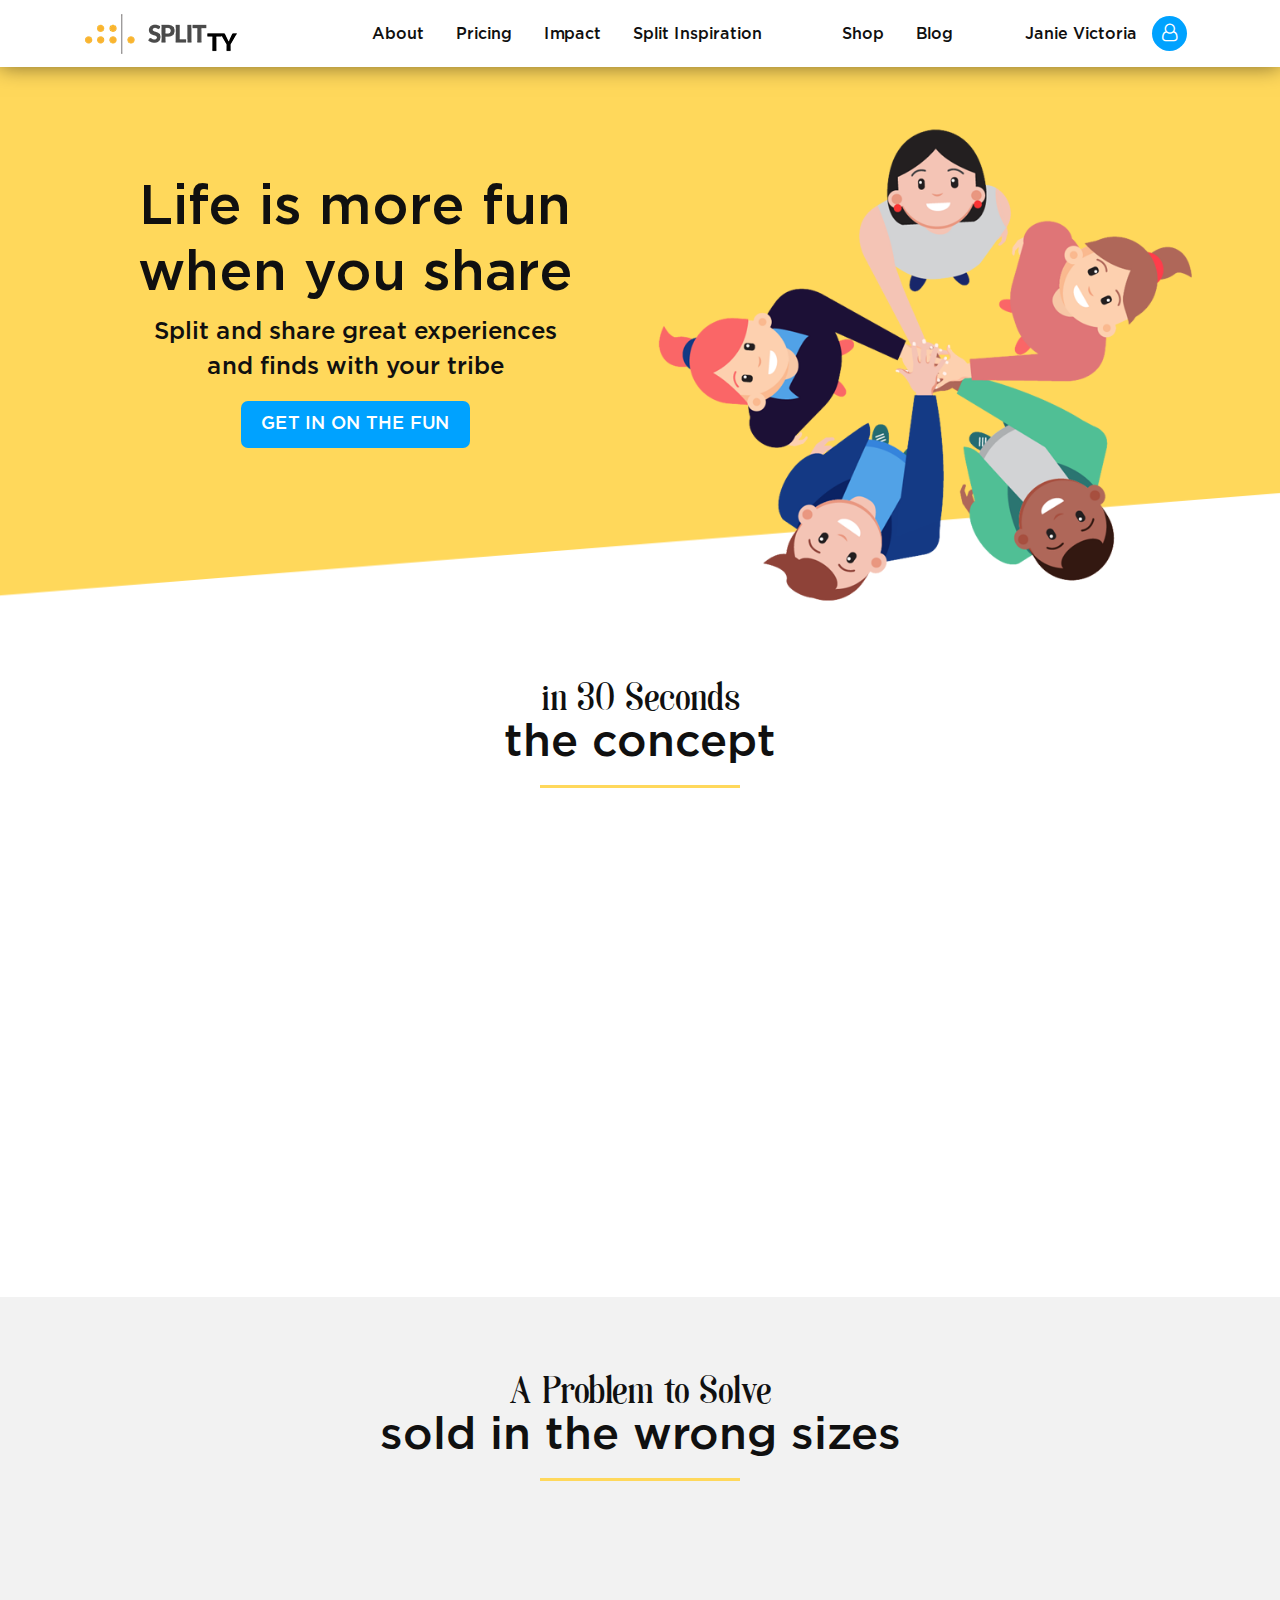
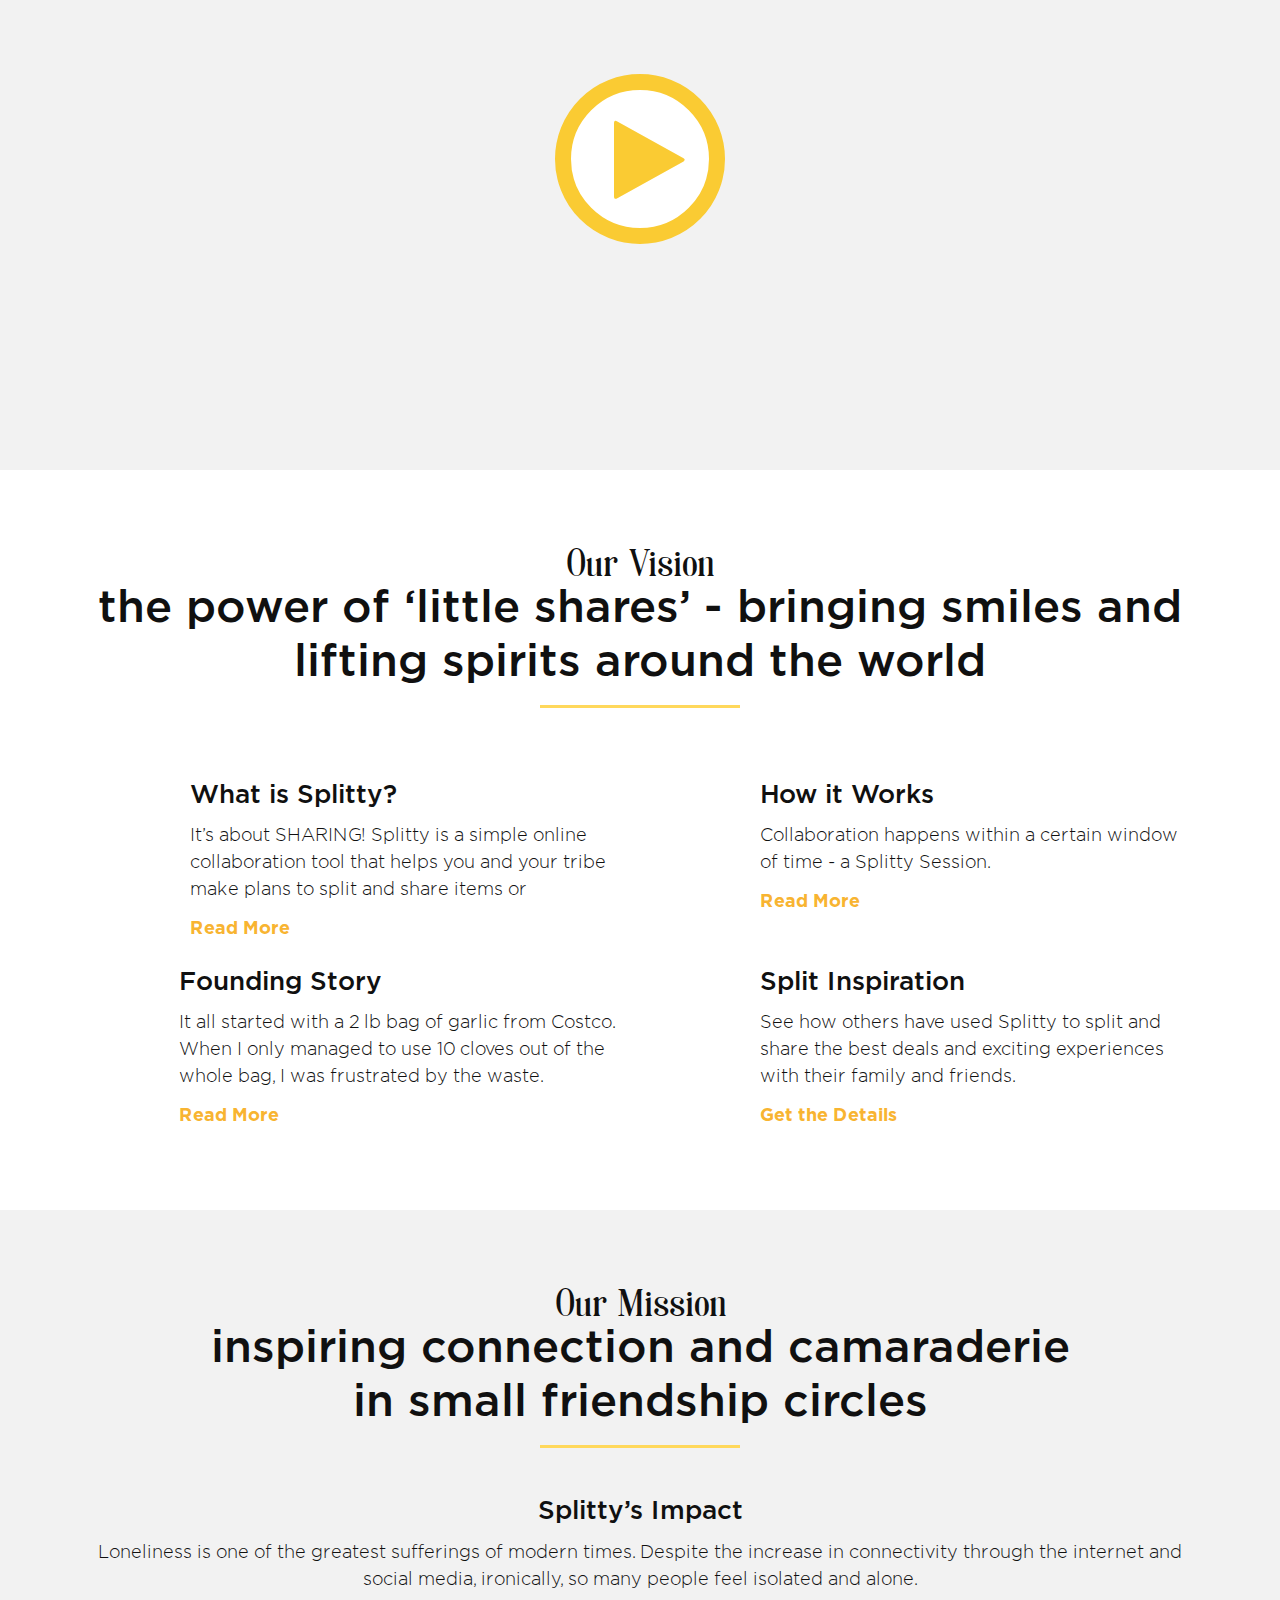
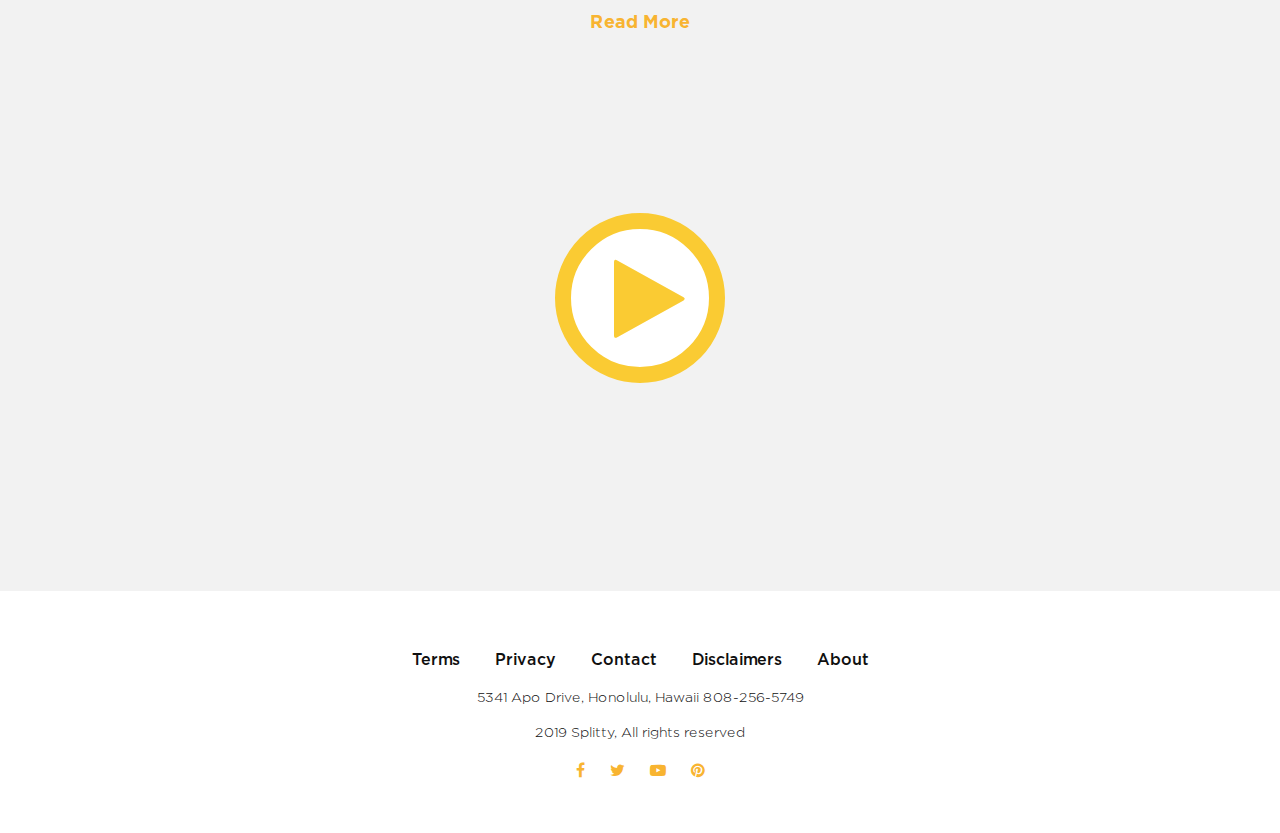
<file: index.html>
<!DOCTYPE html>
<html lang="en">
   <head>
      <meta charset="UTF-8">
      <meta http-equiv="X-UA-Compatible" content="IE=edge">
      <meta name="viewport" content="width=device-width, initial-scale=1">
      <title>Splitty</title>
      <link rel="stylesheet" href="css/bootstrap_min.css">
      <link href="css/font-awesome.min.css" rel="stylesheet">
      <link rel="stylesheet" href="fonts/stylesheet.css">
      <link href="css/style.css" rel="stylesheet">
      <link href="css/animate.css" rel="stylesheet">
   </head>
   <body>
      <header>
         <div class="container">
            <nav class="navbar navbar-expand-lg pl-0 pr-0">
               <a class="navbar-brand" href="#"><img src="images/logo.png" alt="#" /></a>
               <button class="navbar-toggler" type="button" data-toggle="collapse" data-target="#collapsibleNavbar">
               <span class="navbar-toggler-icon"></span>
               </button>
               <div class="collapse navbar-collapse" id="collapsibleNavbar">
                  <ul class="navbar-nav ml-auto align-items-center">
                     <li class="nav-item">
                        <a class="nav-link" href="gallery.html">About</a>
                     </li>
                     <li class="nav-item">
                        <a class="nav-link" href="#">Pricing</a>
                     </li>
                     <li class="nav-item">
                        <a class="nav-link" href="about.html">Impact</a>
                     </li>
                     <li class="nav-item">
                        <a class="nav-link" href="contact.html">Split Inspiration</a>
                     </li>
                  </ul>
                  <ul class="navbar-nav ml-5 align-items-center">
                     <li class="nav-item">
                        <a class="nav-link" href="gallery.html">Shop</a>
                     </li>
                     <li class="nav-item">
                        <a class="nav-link" href="#">Blog</a>
                     </li>
                  </ul>
               </div>
               <ul class="navbar-nav ml-5 align-items-center UserName">
                  <li class="nav-item">
                     <h6 class="nav-link" href="gallery.html">Janie Victoria<span class="user_icon"><i class="fa fa-user-o" aria-hidden="true"></i></span></h6>
                  </li>
               </ul>
            </nav>
         </div>
      </header>
      <div class="banner">
         <div class="container">
            <div class="row">
               <div class="col-md-6 text-center banner-text">
                  <h1>Life is more fun when you share</h1>
                  <h4 class="mt-2 mb-3">Split and share great experiences <br/> and finds with your tribe</h4>
                  <a href="#" class="btn btn-primary blue-btn">Get in on the fun</a>
               </div>
               <div class="col-md-6 banner_img">
                  <img src="images/banner-img.png" class="img-fluid wow fadeIn"  data-wow-delay="0.2s" />
               </div>
            </div>
         </div>
      </div>
      <div class="container">
         <div class="text-center p-8">
            <h3 class="s-heading">in 30 Seconds</h3>
            <h2 class="m-heading">the concept</h2>
            <div class="divider"></div>
            <img src="images/concept.jpg" class="img-fluid mt-5 wow fadeIn"  data-wow-delay="0.3s" />
         </div>
      </div>
      <div class="grey-bg p-8">
         <div class="container">
            <div class="text-center">
               <h3 class="s-heading">A Problem to Solve</h3>
               <h2 class="m-heading">sold in the wrong sizes</h2>
               <div class="divider"></div>
               <div class="video-bg position-relative mt-5">
                  <img src="images/video-1.jpg" class="img-fluid wow fadeIn" data-wow-delay="0.3s" />
                  <a href="javascript:void(0);" data-toggle="modal" data-target="#myModal">
                  <span class="video_icon"><i class="fa fa-play" aria-hidden="true"></i></span>
                  </a>
               </div>
               <!-- The Modal -->
               <div class="modal fade" id="myModal">
                  <div class="modal-dialog modal-lg">
                     <div class="modal-content">
                        <button type="button" class="close" data-dismiss="modal">&times;</button>
                        <iframe width="100%" height="450" src="https://www.youtube.com/embed/fmR-BBj3U1M?rel=0" frameborder="0" allow="accelerometer; autoplay; encrypted-media; gyroscope; picture-in-picture" allowfullscreen></iframe>
                     </div>
                  </div>
               </div>
            </div>
         </div>
      </div>
      <div class="p-8">
         <div class="container text-center mb-5">
            <h3 class="s-heading">Our Vision</h3>
            <h2 class="m-heading">the power of ‘little shares’ - bringing smiles and lifting spirits around the world</h2>
            <div class="divider"></div>
         </div>
         <div class="container">
            <div class="row">
               <div class="col-md-6">
                  <div class="columnDescription mt-4 d-flex">
                     <div class="icon_img">
                        <img src="images/sharing.png" class="wow fadeInDown"  data-wow-delay="0.2s" />
                     </div>
                     <div class="col-description">
                        <h4>What is Splitty?</h4>
                        <p>It’s about SHARING!  Splitty is a simple online collaboration tool that helps you and your tribe make plans to split and share items or</p>
                        <a href="#">Read More</a>
                     </div>
                  </div>
               </div>
               <div class="col-md-6">
                  <div class="columnDescription mt-4 d-flex">
                     <div class="icon_img">
                        <img src="images/work-icon.png" class="wow fadeInDown"  data-wow-delay="0.3s" />
                     </div>
                     <div class="col-description">
                        <h4>How it Works</h4>
                        <p>Collaboration happens within a certain window of time - a Splitty Session.</p>
                        <a href="#">Read More</a>
                     </div>
                  </div>
               </div>
               <div class="col-md-6">
                  <div class="columnDescription mt-4 d-flex">
                     <div class="icon_img">
                        <img src="images/story_icon.png" class="wow fadeInDown"  data-wow-delay="0.4s" />
                     </div>
                     <div class="col-description">
                        <h4>Founding Story</h4>
                        <p>It all started with a 2 lb bag of garlic from Costco. When I only managed to use 10 cloves out of the whole bag, I was frustrated by the waste.</p>
                        <a href="#">Read More</a>
                     </div>
                  </div>
               </div>
               <div class="col-md-6">
                  <div class="columnDescription mt-4 d-flex">
                     <div class="icon_img">
                        <img src="images/inspiration.png" class="wow fadeInDown"  data-wow-delay="0.5s" />
                     </div>
                     <div class="col-description">
                        <h4>Split Inspiration</h4>
                        <p>See how others have used Splitty to split and share the best deals and exciting experiences with their family and friends.</p>
                        <a href="#">Get the Details</a>
                     </div>
                  </div>
               </div>
            </div>
         </div>
      </div>
      <div class="grey-bg p-8">
         <div class="container">
            <div class="text-center ourMission mb-5">
               <h3 class="s-heading">Our Mission</h3>
               <h2 class="m-heading">inspiring connection and camaraderie <br/>in small friendship circles</h2>
               <div class="divider"></div>
               <h4 class="mt-5">Splitty’s Impact</h4>
               <p class="mb-3">Loneliness is one of the greatest sufferings of modern times.  Despite the increase in connectivity through the internet and social media, ironically, so many people feel isolated and alone.</p>
               <a href="#">Read More</a>
            </div>
            <div class="video-bg position-relative mt-5">
               <img src="images/our-mission.jpg" class="img-fluid wow fadeIn" data-wow-delay="0.3s"/>
               <a href="javascript:void(0);" data-toggle="modal" data-target="#myModal1">
               <span class="video_icon"><i class="fa fa-play" aria-hidden="true"></i></span>
               </a>
            </div>
            <!-- The Modal -->
            <div class="modal fade" id="myModal1">
               <div class="modal-dialog modal-lg">
                  <div class="modal-content">
                     <button type="button" class="close" data-dismiss="modal">&times;</button>
                     <iframe width="100%" height="450" src="https://www.youtube.com/embed/fmR-BBj3U1M?rel=0" frameborder="0" allow="accelerometer; autoplay; encrypted-media; gyroscope; picture-in-picture" allowfullscreen></iframe>
                  </div>
               </div>
            </div>
         </div>
      </div>
      <footer class="p-5 m-2 text-center">
         <ul>
            <li><a href="#">Terms</a></li>
            <li><a href="#">Privacy</a></li>
            <li><a href="#">Contact</a></li>
            <li><a href="#">Disclaimers</a></li>
            <li><a href="#">About</a></li>
         </ul>
         <p>5341 Apo Drive, Honolulu, Hawaii  808-256-5749</p>
         <p>2019 Splitty, All rights reserved</p>
         <ul class="socialLinks">
            <li><a href="#"><i class="fa fa-facebook" aria-hidden="true"></i></a></li>
            <li><a href="#"><i class="fa fa-twitter" aria-hidden="true"></i></a></li>
            <li><a href="#"><i class="fa fa-youtube-play" aria-hidden="true"></i></a></li>
            <li><a href="#"><i class="fa fa-pinterest" aria-hidden="true"></i></a></li>
         </ul>
      </footer>
      <!-- JQUERY LIBRARY -->
      <script src="https://code.jquery.com/jquery-3.2.1.slim.min.js" integrity="sha384-KJ3o2DKtIkvYIK3UENzmM7KCkRr/rE9/Qpg6aAZGJwFDMVNA/GpGFF93hXpG5KkN" crossorigin="anonymous"></script>
      <!-- POPPER -->
      <script src="js/popper.min.js"></script>
      <!-- LATEST COMPILED AND MINIFIED BOOTSTRAP JAVASCRIPT -->
      <script src="js/bootstrap.min.js"></script>
      <!-- INITIALIZE BOOTSTRAP FUNCTIONALITY -->
      <script src="js/wow.min.js" type="text/javascript"></script>
      <script type="text/javascript">
         wow = new WOW({ boxClass: 'wow', animateClass: 'animated',offset: 150, mobile: true, live: true});wow.init();
      </script>
   </body>
</html>
</file>
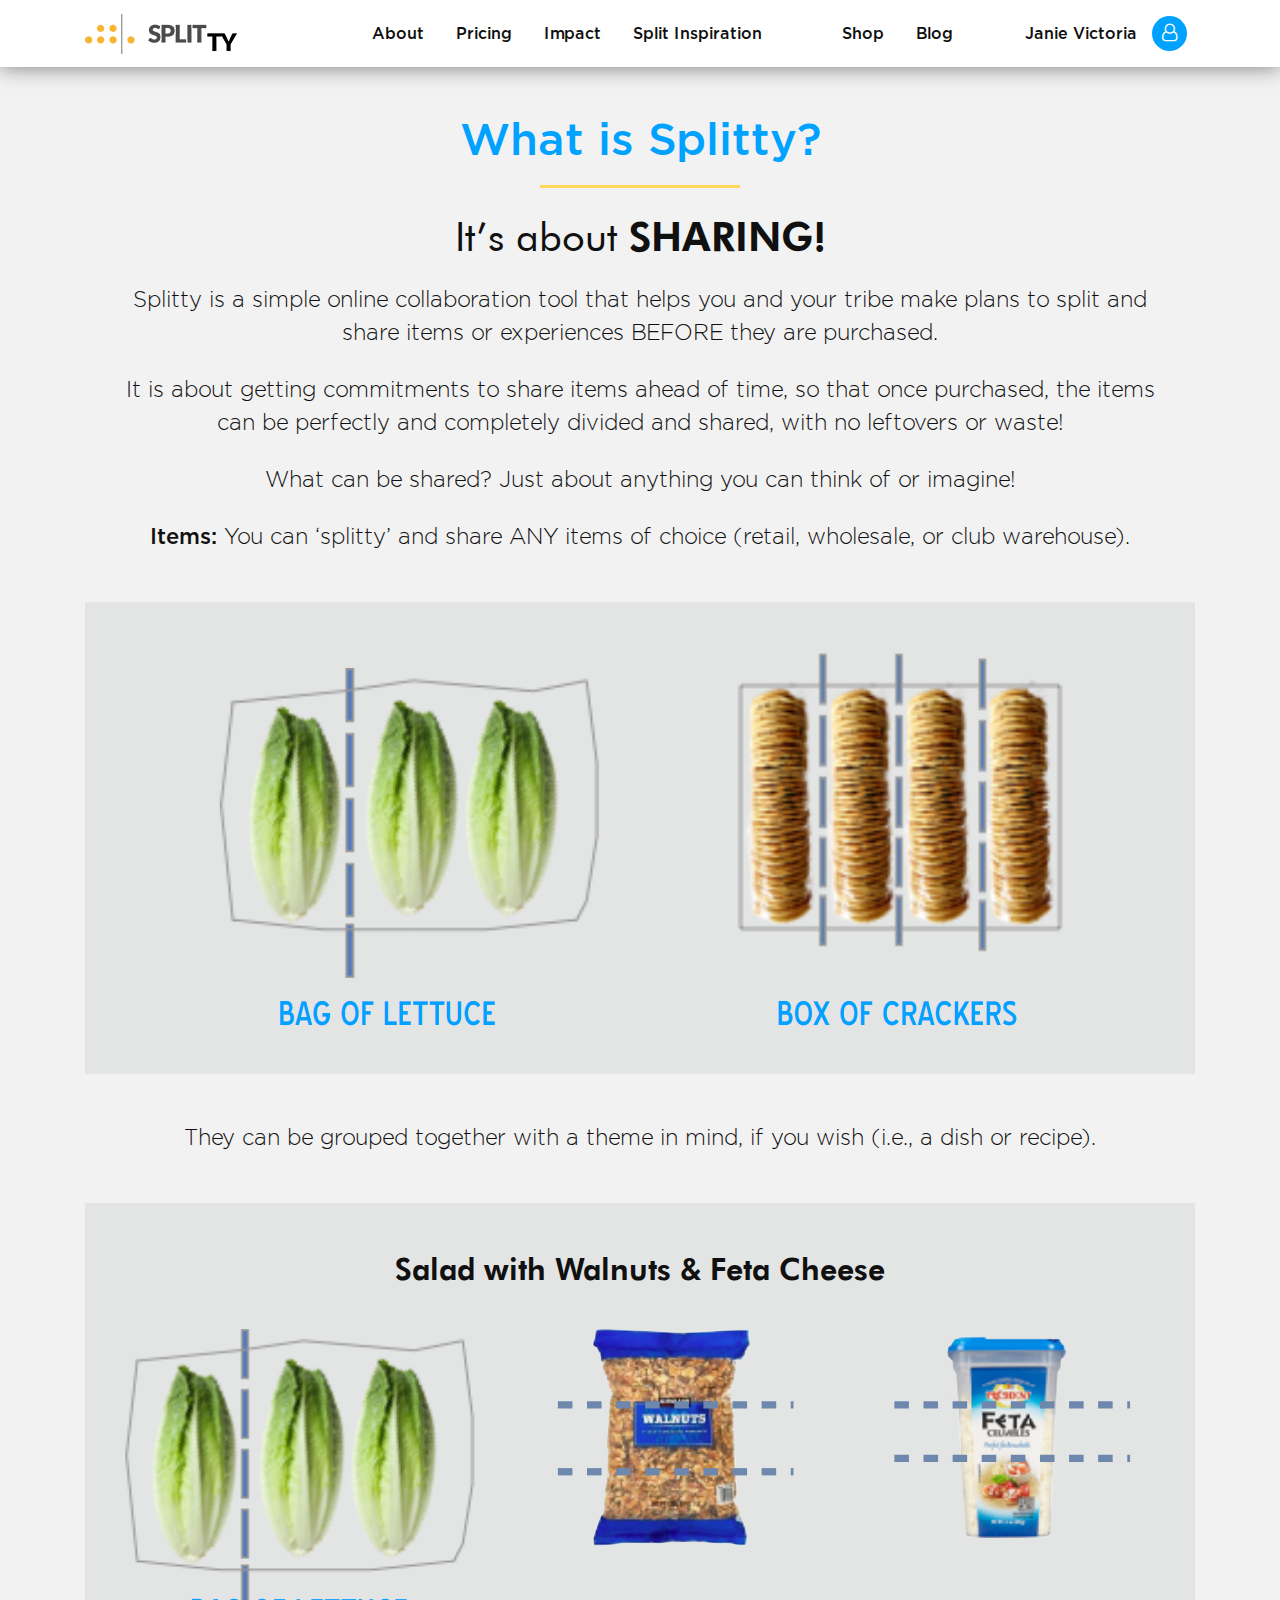
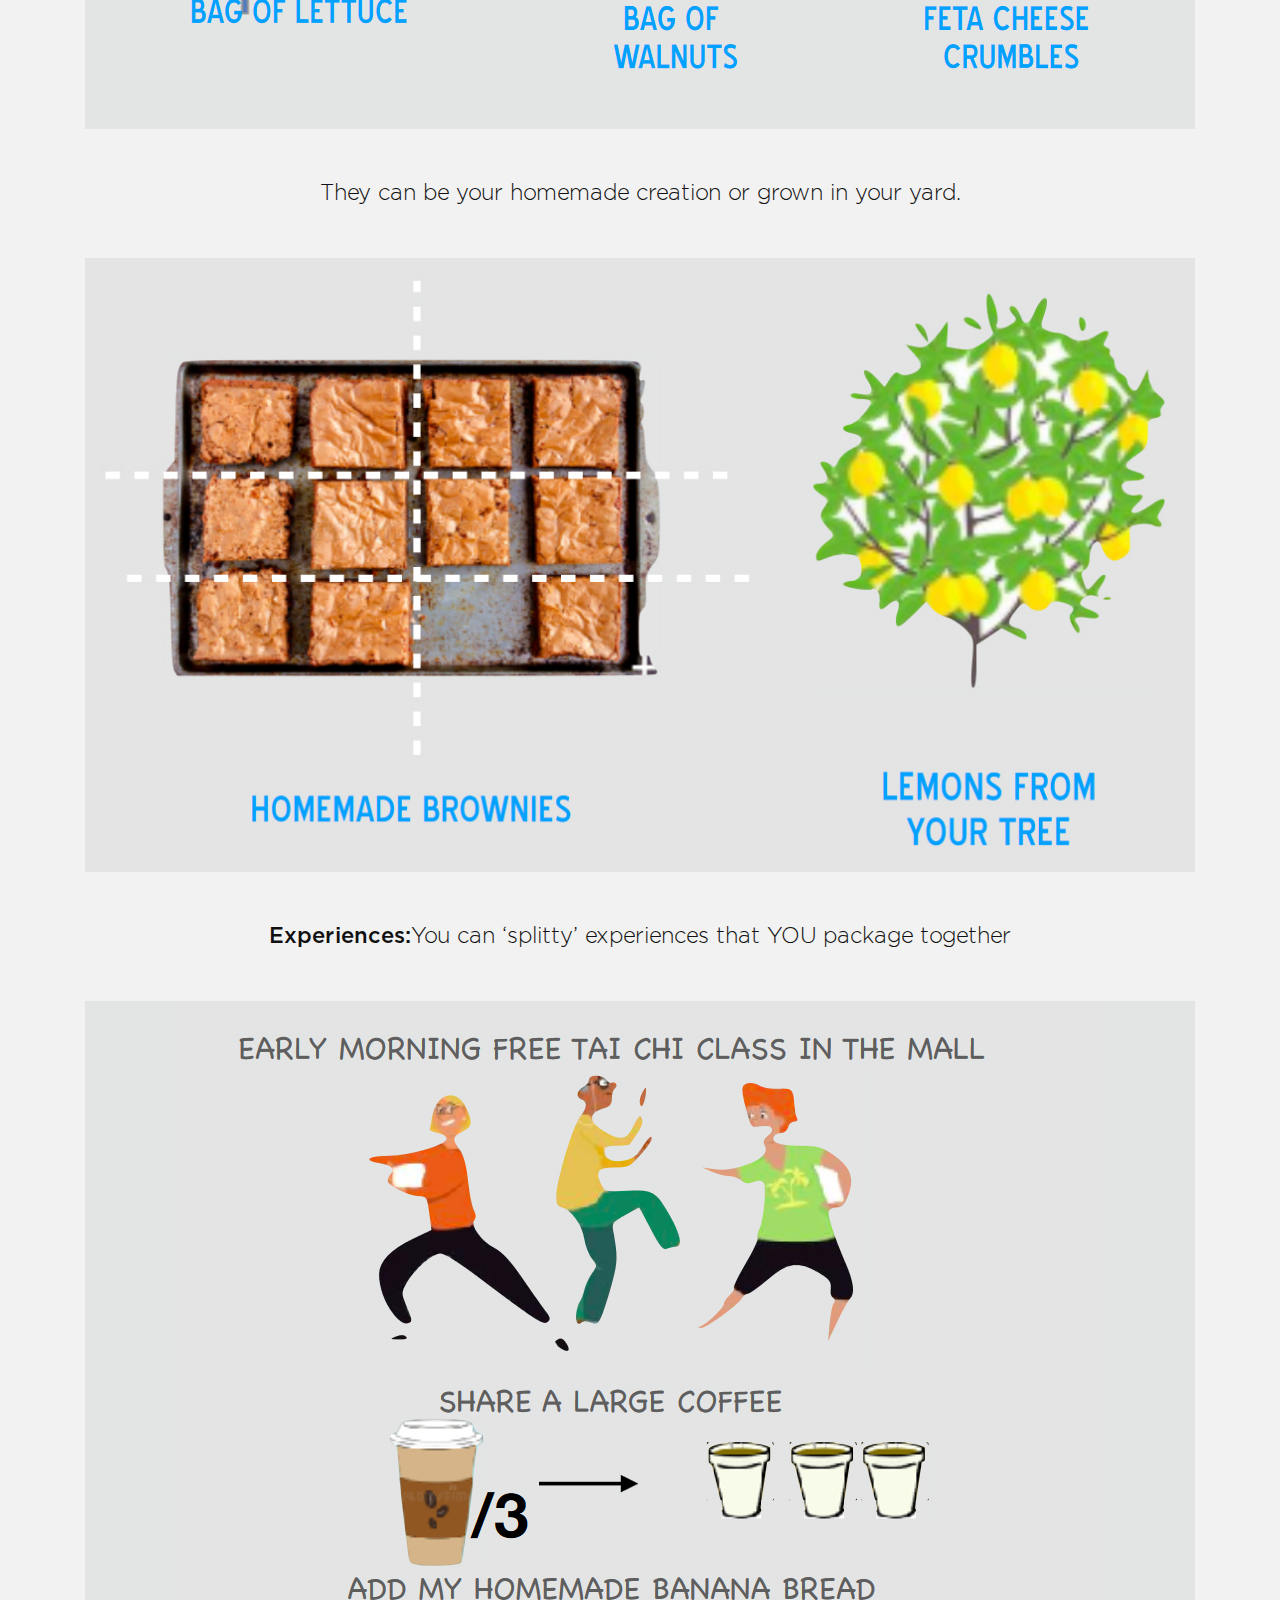
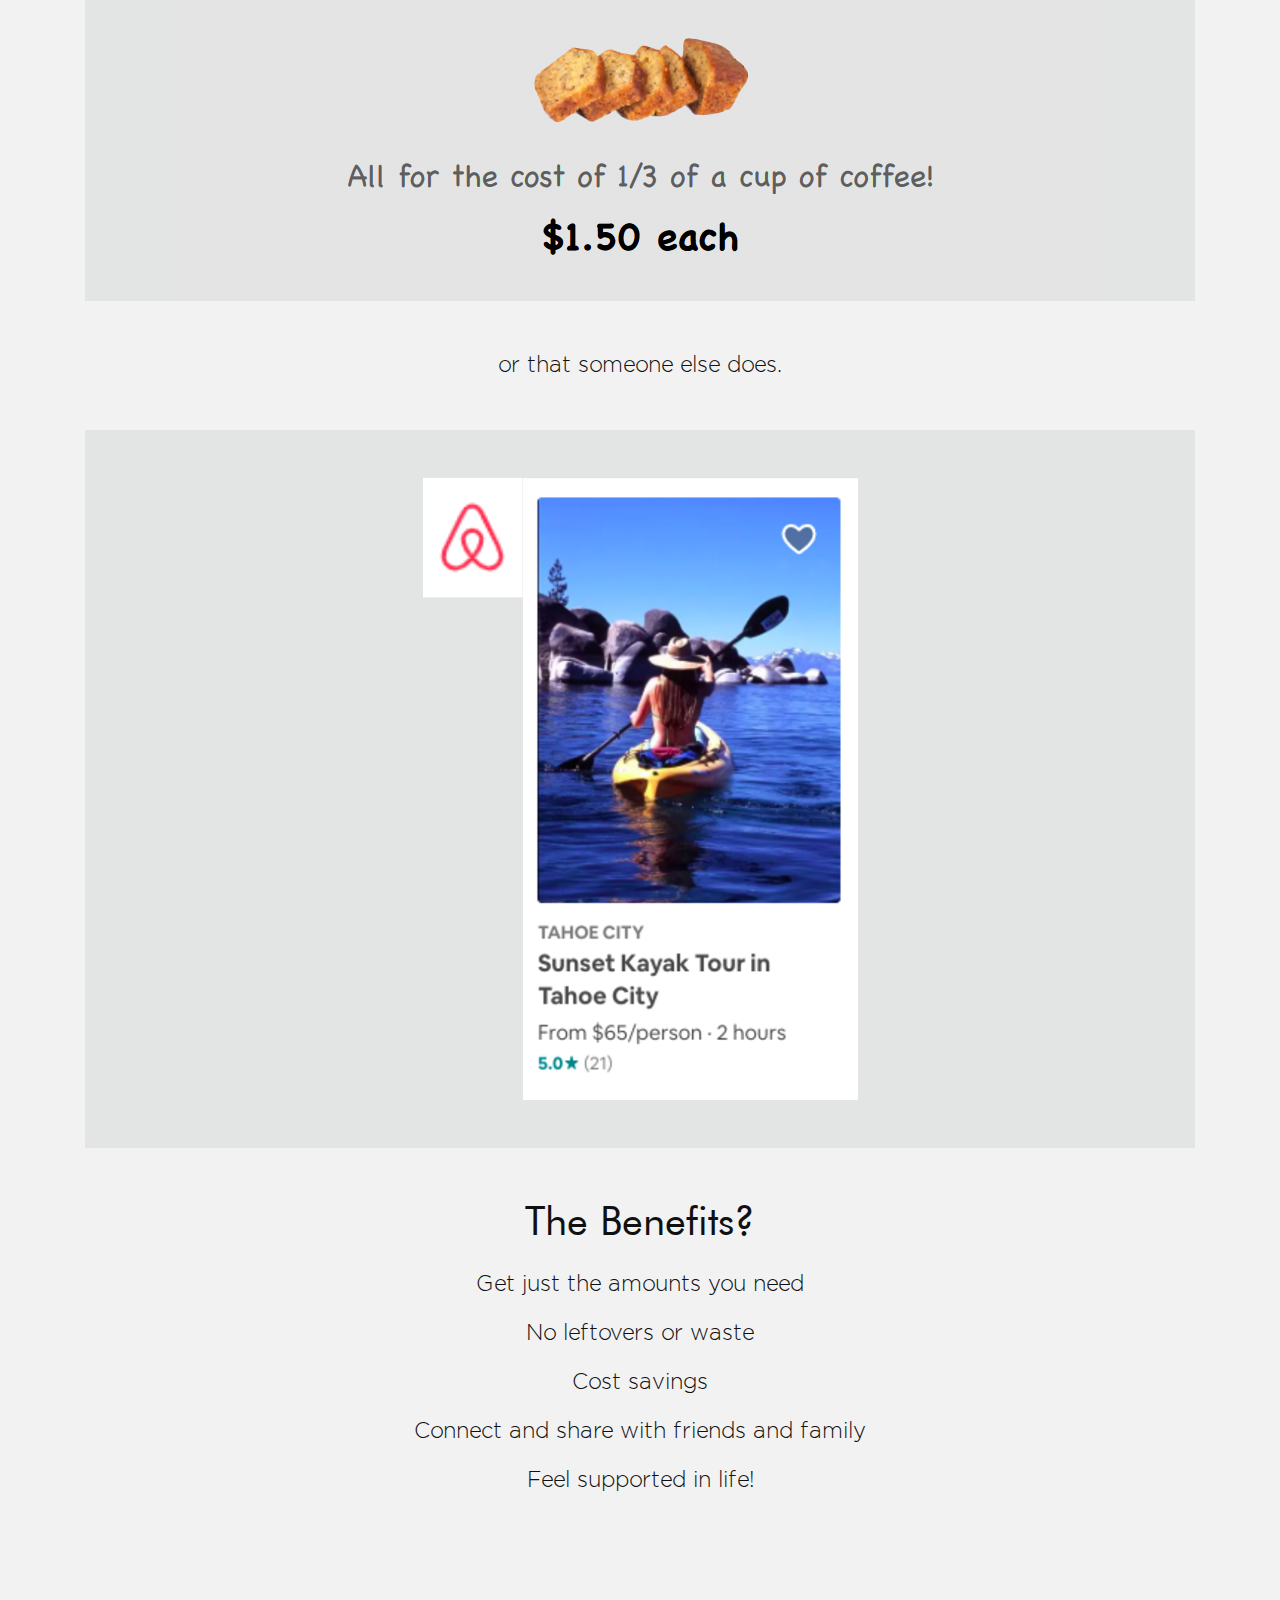
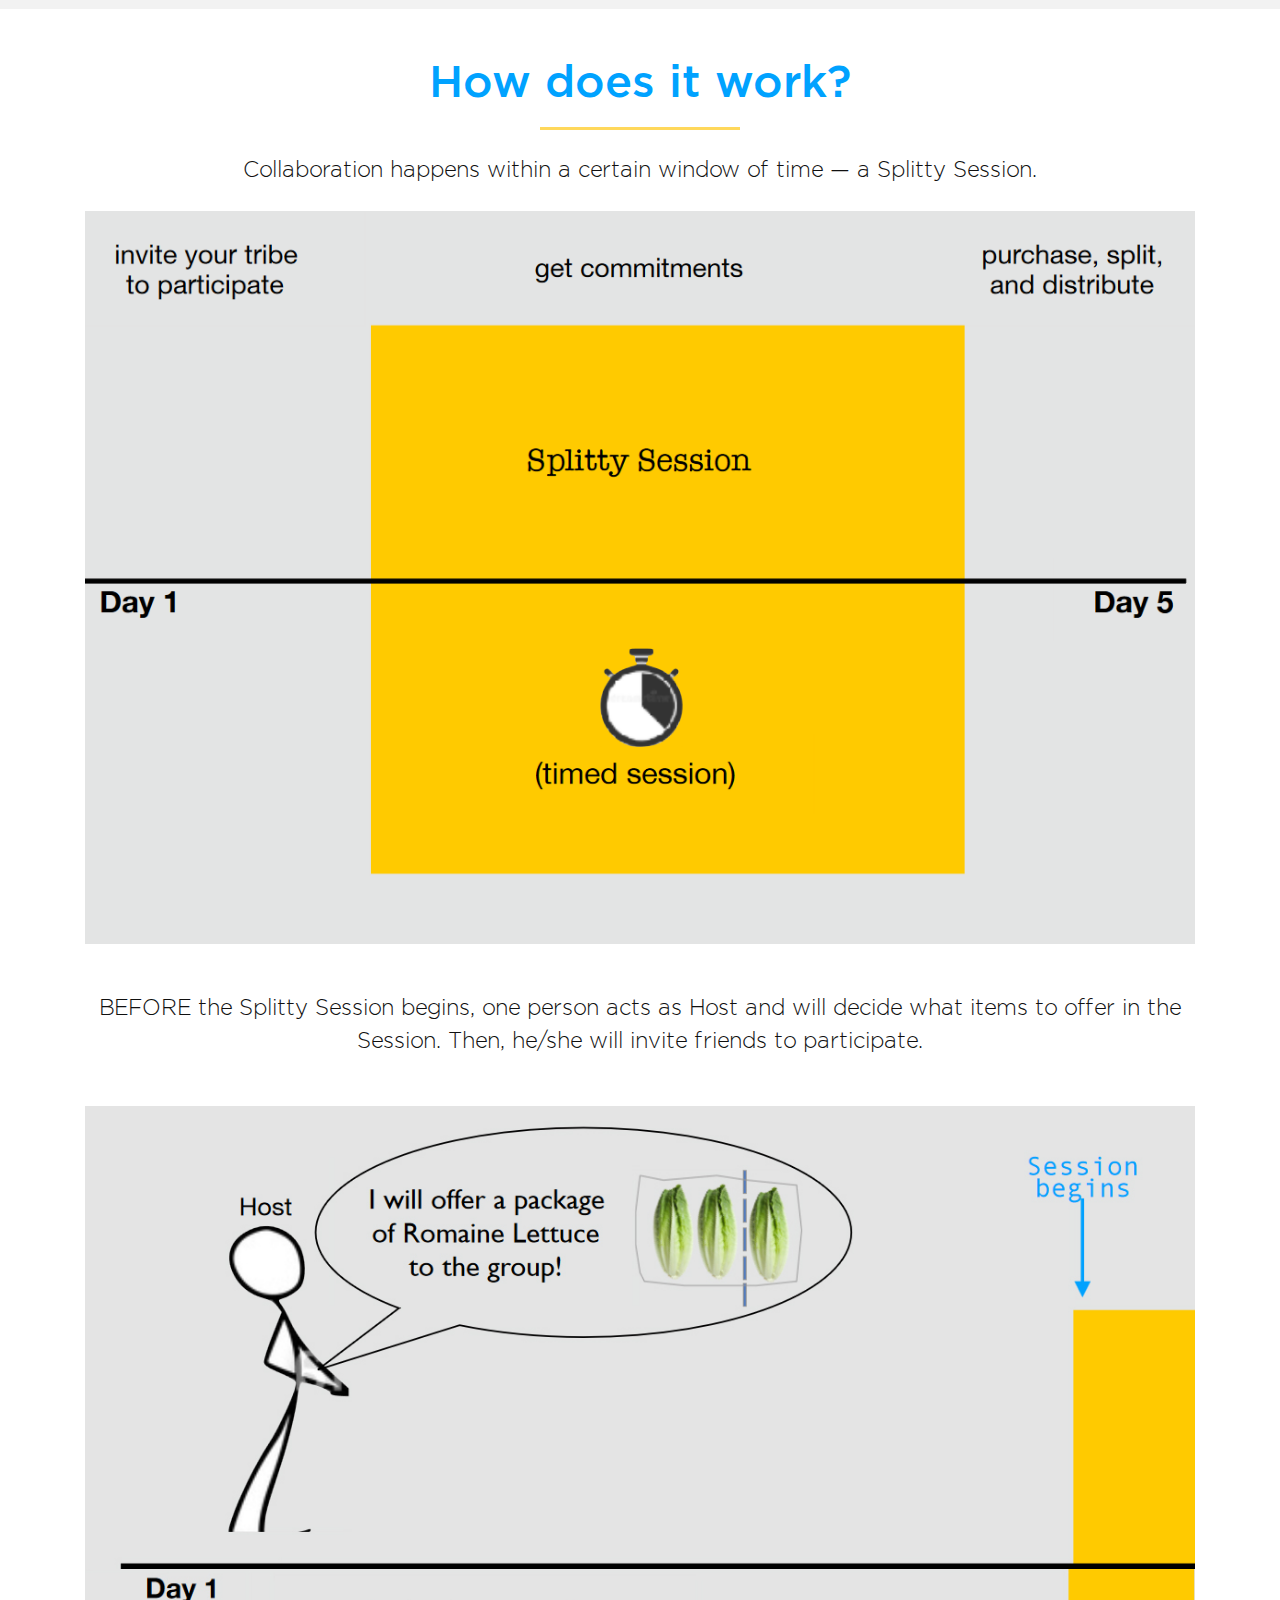
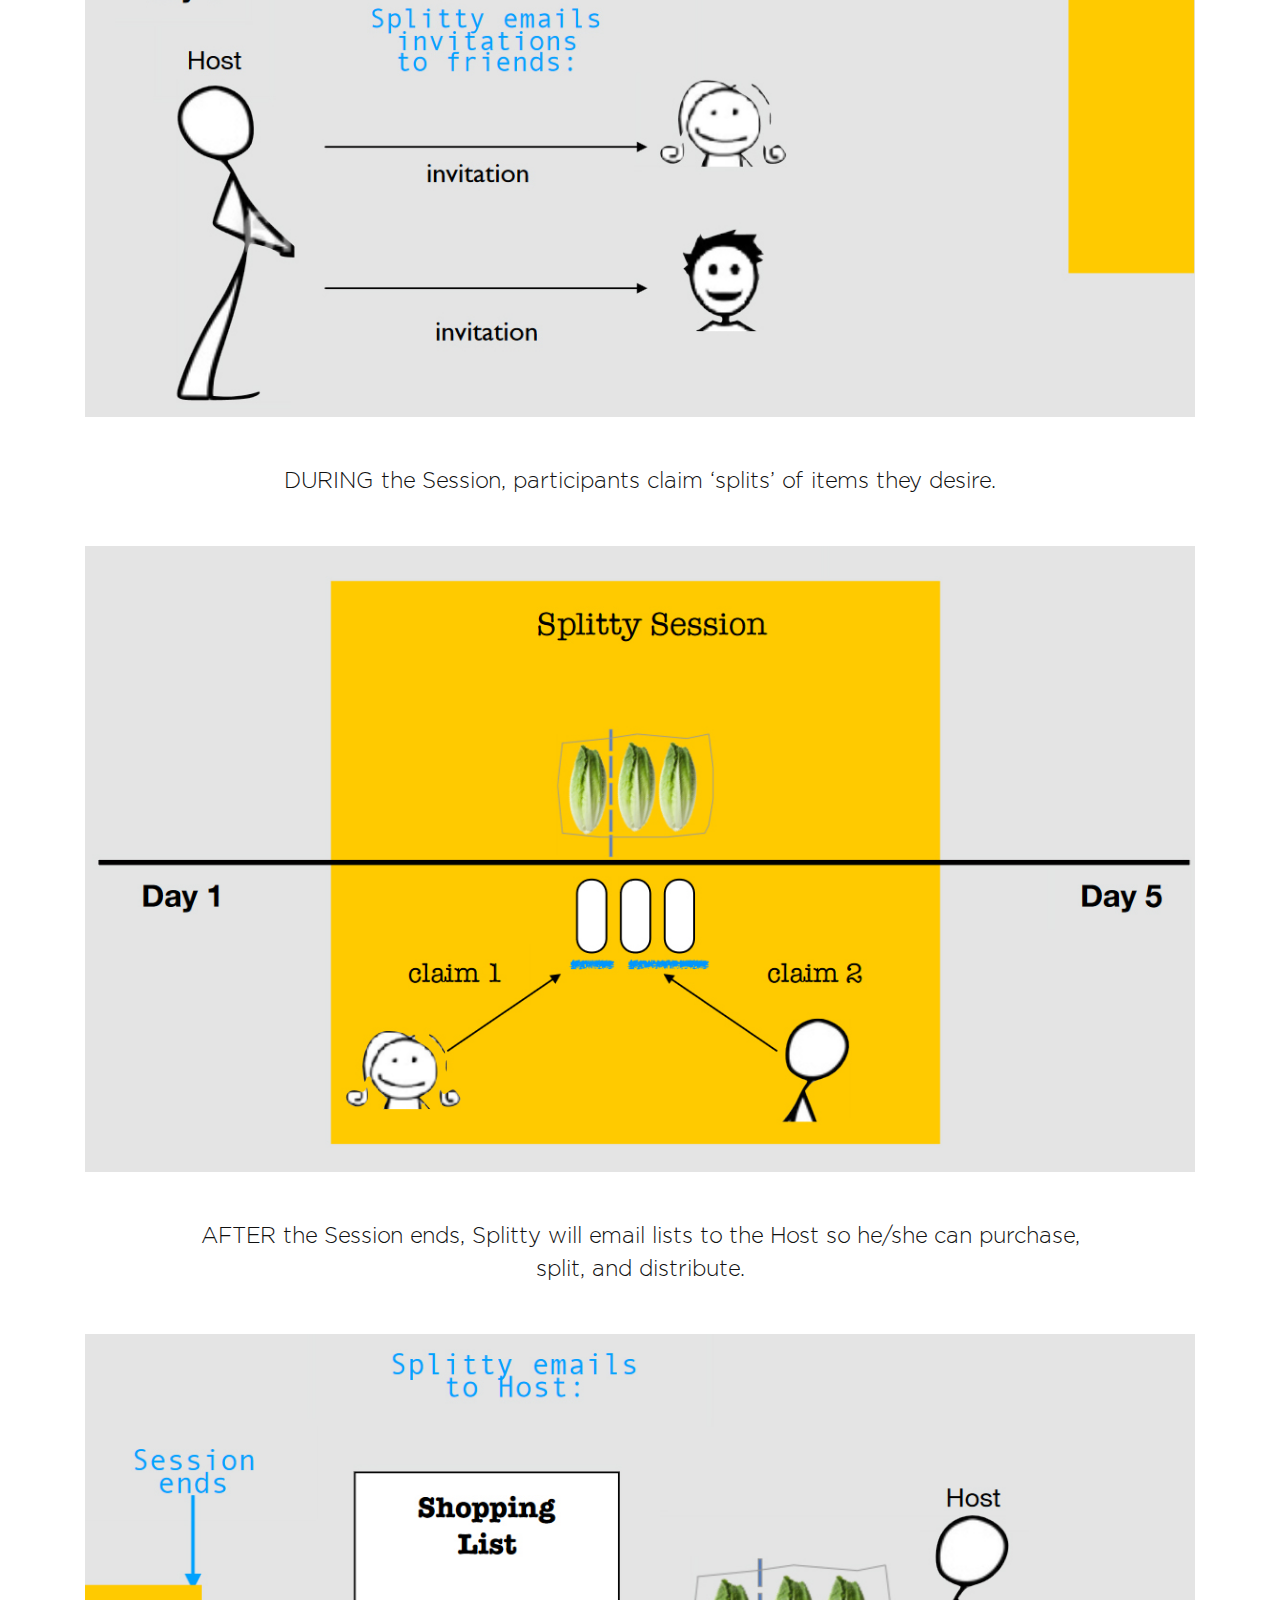
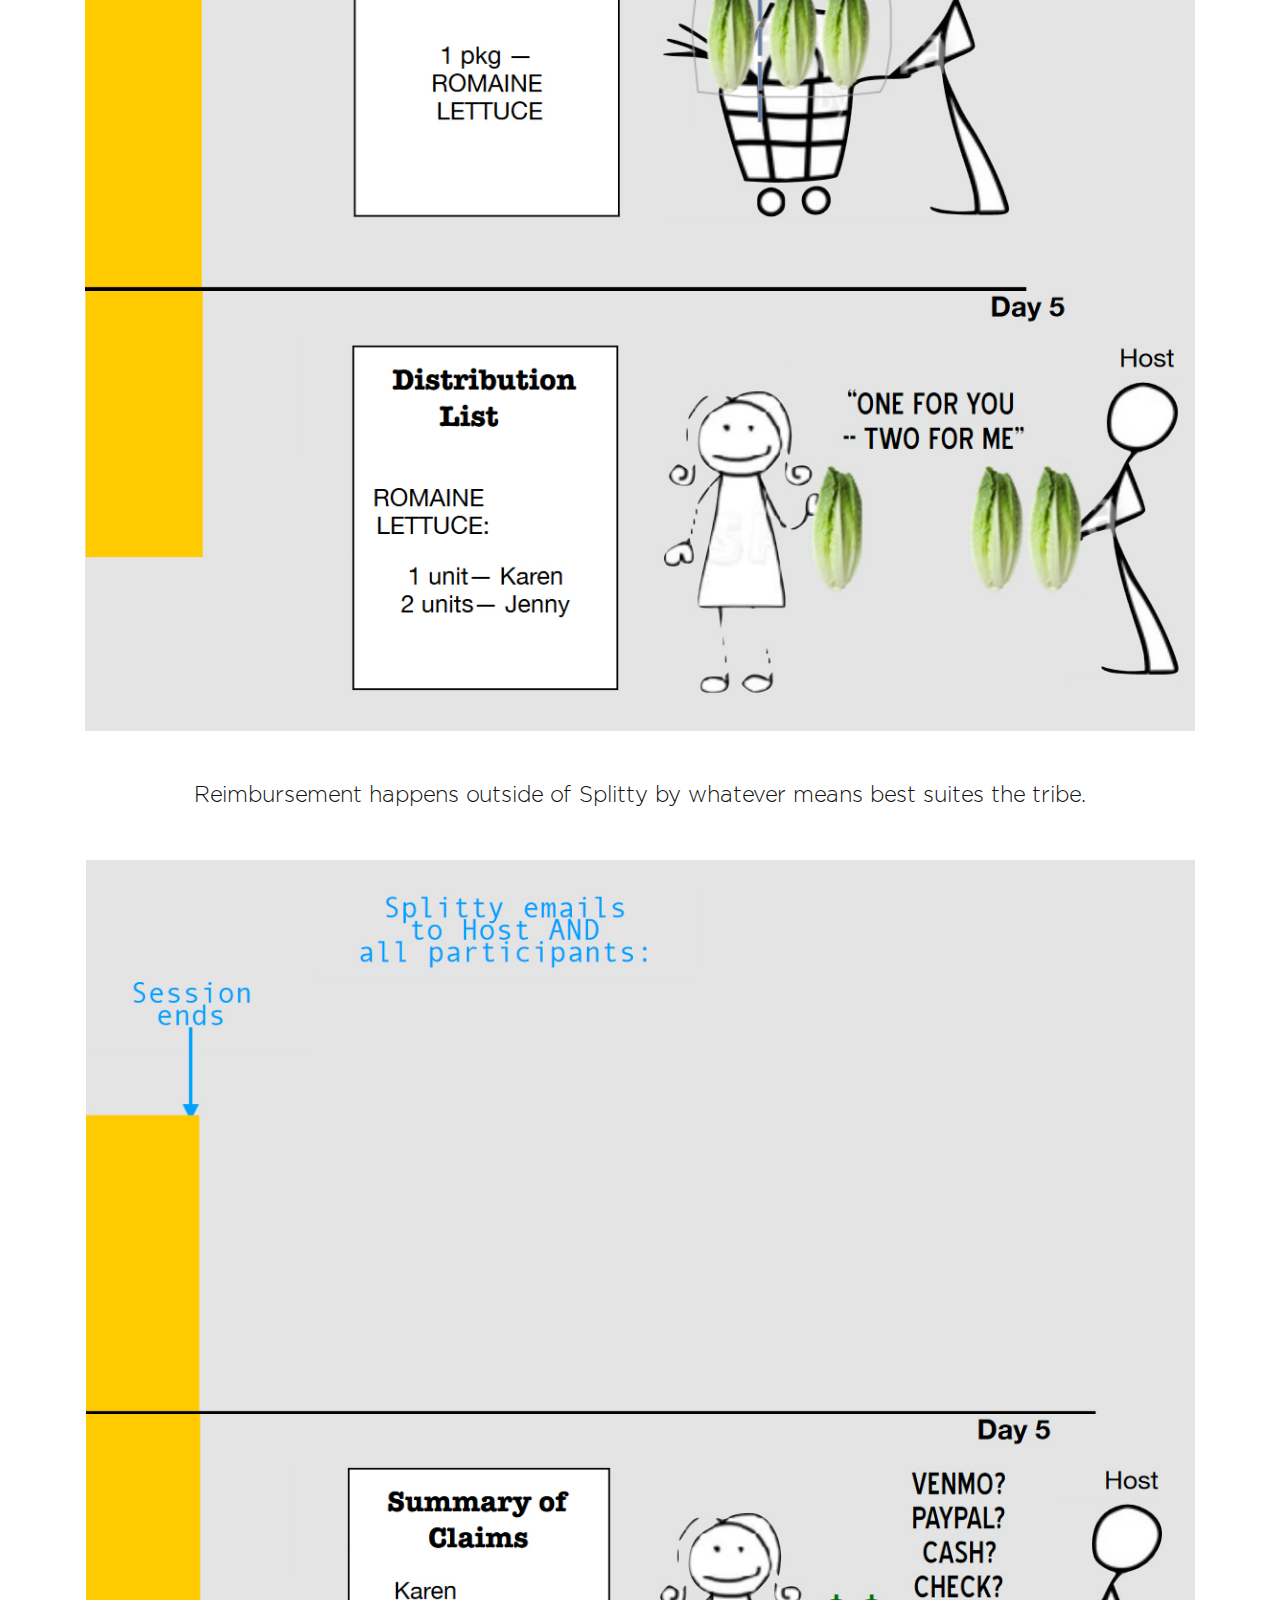
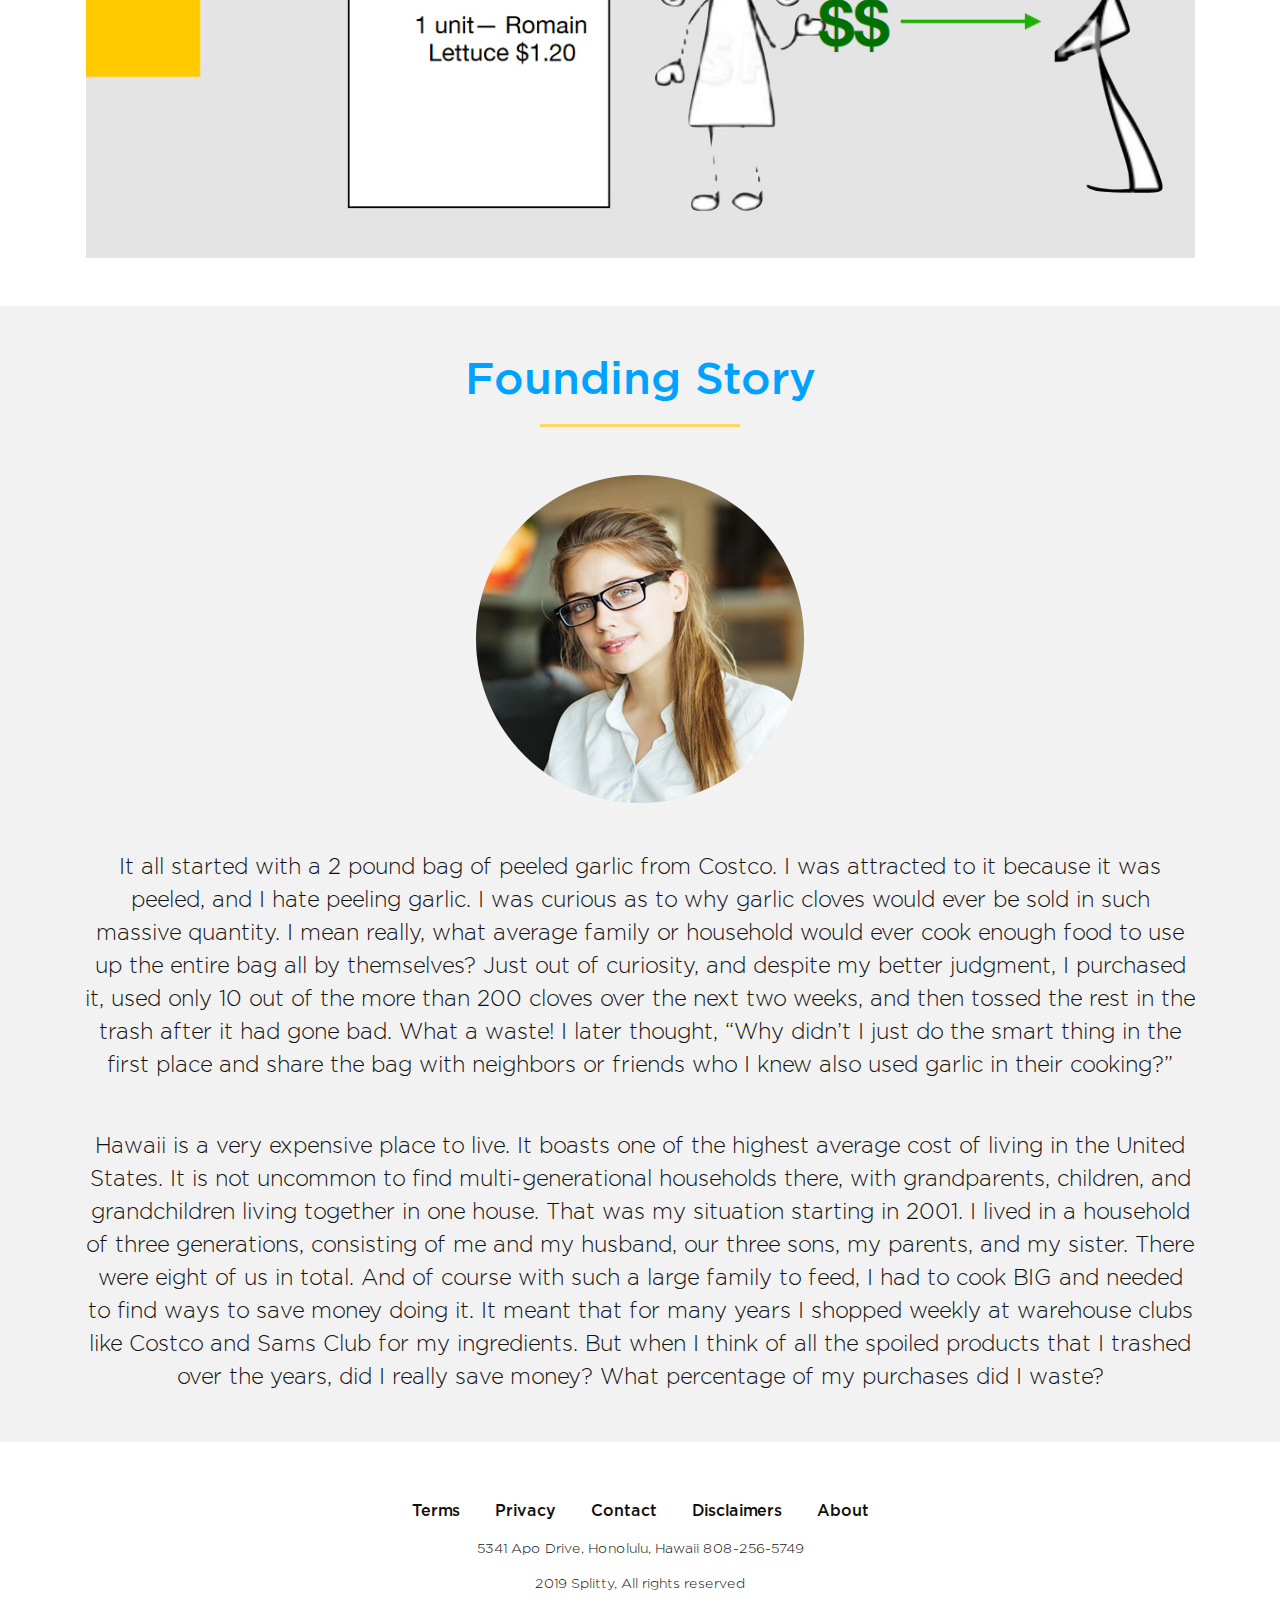
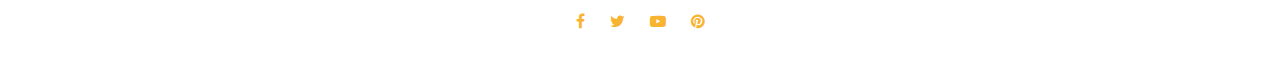
<file: about_us.html>
<!DOCTYPE html>
<html lang="en">
   <head>
      <meta charset="UTF-8">
      <meta http-equiv="X-UA-Compatible" content="IE=edge">
      <meta name="viewport" content="width=device-width, initial-scale=1">
      <title>Splitty</title>
      <link rel="stylesheet" href="css/bootstrap_min.css">
      <link href="css/font-awesome.min.css" rel="stylesheet">
      <link rel="stylesheet" href="fonts/stylesheet.css">
      <link href="css/style.css" rel="stylesheet">
      <link href="css/animate.css" rel="stylesheet">
   </head>
   <body>
      <header>
         <div class="container">
            <nav class="navbar navbar-expand-lg pl-0 pr-0">
               <a class="navbar-brand" href="#"><img src="images/logo.png" alt="#" /></a>
               <button class="navbar-toggler" type="button" data-toggle="collapse" data-target="#collapsibleNavbar">
               <span class="navbar-toggler-icon"></span>
               </button>
               <div class="collapse navbar-collapse" id="collapsibleNavbar">
                  <ul class="navbar-nav ml-auto align-items-center">
                     <li class="nav-item">
                        <a class="nav-link" href="gallery.html">About</a>
                     </li>
                     <li class="nav-item">
                        <a class="nav-link" href="#">Pricing</a>
                     </li>
                     <li class="nav-item">
                        <a class="nav-link" href="about.html">Impact</a>
                     </li>
                     <li class="nav-item">
                        <a class="nav-link" href="contact.html">Split Inspiration</a>
                     </li>
                  </ul>
                  <ul class="navbar-nav ml-5 align-items-center">
                     <li class="nav-item">
                        <a class="nav-link" href="gallery.html">Shop</a>
                     </li>
                     <li class="nav-item">
                        <a class="nav-link" href="#">Blog</a>
                     </li>
                  </ul>
               </div>
               <ul class="navbar-nav ml-5 align-items-center UserName">
                  <li class="nav-item">
                     <h6 class="nav-link" href="gallery.html">Janie Victoria<span class="user_icon"><i class="fa fa-user-o" aria-hidden="true"></i></span></h6>
                  </li>
               </ul>
            </nav>
         </div>
      </header>
      <div class="InnerpageContent">
         <div class="greyBg pt-5 pb-5 text-center">
            <div class="container">
               <h2 class="blueTitle mb-3">What is Splitty?</h2>
               <div class="divider"></div>
               <h3 class="futuraTitle pt-4">It’s about <span>SHARING!</span></h3>
               <div class="p-4">
                  <p class="mb-4">Splitty is a simple online collaboration tool that helps you and your tribe make plans to split and share items or experiences BEFORE they are purchased.</p>
                  <p class="mb-4">It is about getting commitments to share items ahead of time, so that once purchased, the items can be perfectly and completely divided and shared, with no leftovers or waste!</p>
                  <p class="mb-4">What can be shared? Just about anything you can think of or imagine!</p>
                  <p class="mb-4"><b>Items:</b> You can ‘splitty’ and share ANY items of choice (retail, wholesale, or club warehouse).</p>
               </div>
               <div class="lightGreyBg pt-5 pb-5 clearfix">
                  <img src="images/img-1.png" class="img-fluid">
               </div>
               <p class="mt-5 mb-5">They can be grouped together with a theme in mind, if you wish (i.e., a dish or recipe).</p>
               <div class="lightGreyBg pt-5 pb-5 clearfix">
                  <h3 class="GreyBgTitle mb-4">Salad with Walnuts & Feta Cheese</h3>
                 <img src="images/salad.png" class="img-fluid" />
               </div>
               <p class="mt-5 mb-5">They can be your homemade creation or grown in your yard.</p>
               <div class="lightGreyBg clearfix">
                  <img src="images/img-2.jpg" class="img-fluid">
               </div>
               <p class="mt-5 mb-5"><b>Experiences:</b>You can ‘splitty’ experiences that YOU package together</p>
               <div class="lightGreyBg clearfix">
                  <img src="images/img-3.jpg" class="img-fluid">
               </div>
               <p class="mt-5 mb-5">or that someone else does.</p>
               <div class="lightGreyBg pt-5  pb-5 clearfix">
                  <img src="images/sunset.png" class="img-fluid">
               </div>
               <div class="benefits pt-5 pb-5">
                   <h3 class="futuraTitle mb-4">The Benefits?</h3>
                   <p class="mb-3">Get just the amounts you need </p>
                   <p class="mb-3">No leftovers or waste</p>
                   <p class="mb-3">Cost savings</p>
                   <p class="mb-3">Connect and share with friends and family</p>
                   <p class="mb-3">Feel supported in life!</p>
               </div>
            </div>
         </div>
         <div class="container">
            <div class="text-center">
               <div class="pt-5">
                  <h2 class="blueTitle mb-3">How does it work?</h2>
                  <div class="divider"></div>
                  <p class="mt-4 mb-4">Collaboration happens within a certain window of time — a Splitty Session.</p>
               </div>
               <div class="lightGreyBg">
                  <img src="images/timeSession.png" class="img-fluid" />
               </div>
               <p class="mt-5 mb-5">BEFORE the Splitty Session begins, one person acts as Host and will decide what items to offer in the Session. Then, he/she will invite friends to participate.</p>
               <div class="lightGreyBg">
                  <img src="images/host.jpg" class="img-fluid" />
                  <img src="images/day-1.jpg" class="img-fluid" />
               </div>
               <p class="mt-5 mb-5">DURING the Session, participants claim ‘splits’  of items they desire.</p>
               <div class="lightGreyBg">
                  <img src="images/splitty-session.jpg" class="img-fluid" />
               </div>
               <p class="mt-5 mb-5">AFTER the Session ends, Splitty will email lists to the Host so he/she can purchase, <br/>split, and distribute.</p>
               <div class="lightGreyBg">
                  <img src="images/shopping-list.jpg" class="img-fluid" />
                  <img src="images/distribution-list.jpg" class="img-fluid" />
               </div>
               <p class="mt-5 mb-5">Reimbursement happens outside of Splitty by whatever means best suites the tribe.</p>
               <div class="lightGreyBg">
                  <img src="images/img-5.jpg" class="img-fluid" />
                  <img src="images/summary.jpg" class="img-fluid" />
               </div>
            </div>
         </div>
         <div class="greyBg mt-5 pt-5 pb-5 text-center">
            <div class="container">
               <h2 class="blueTitle mb-3">Founding Story</h2>
               <div class="divider mb-5"></div>
               <div class="roundedImg">
                  <img src="images/founder.png" />
               </div>
               <p class="mt-5">It all started with a 2 pound bag of peeled garlic from Costco. I was attracted to it because it was peeled, and I hate peeling garlic. I was curious as to why garlic cloves would ever be sold in such massive quantity. I mean really, what average family or household would ever cook enough food to use up the entire bag all by themselves? Just out of curiosity, and despite my better judgment, I purchased it, used only 10 out of the more than 200 cloves over the next two weeks, and then tossed the rest in the trash after it had gone bad. What a waste! I later thought, “Why didn’t I just do the smart thing in the first place and share the bag with neighbors or friends who I knew also used garlic in their cooking?”</p>
               <p class="mt-5">Hawaii is a very expensive place to live. It boasts one of the highest average cost of living in the United States. It is not uncommon to find multi-generational households there, with grandparents, children, and grandchildren living together in one house. That was my situation starting in 2001. I lived in a household of three generations, consisting of me and my husband, our three sons, my parents, and my sister. There were eight of us in total. And of course with such a large family to feed, I had to cook BIG and needed to find ways to save money doing it. It meant that for many years I shopped weekly at warehouse clubs like Costco and Sams Club for my ingredients. But when I think of all the spoiled products that I trashed over the years, did I really save money? What percentage of my purchases did I waste?  </p>
            </div>
         </div>
      </div>
      <footer class="pt-5 pb-5 m-2 text-center">
         <ul>
            <li><a href="#">Terms</a></li>
            <li><a href="#">Privacy</a></li>
            <li><a href="#">Contact</a></li>
            <li><a href="#">Disclaimers</a></li>
            <li><a href="#">About</a></li>
         </ul>
         <p>5341 Apo Drive, Honolulu, Hawaii  808-256-5749</p>
         <p>2019 Splitty, All rights reserved</p>
         <ul class="socialLinks">
            <li><a href="#"><i class="fa fa-facebook" aria-hidden="true"></i></a></li>
            <li><a href="#"><i class="fa fa-twitter" aria-hidden="true"></i></a></li>
            <li><a href="#"><i class="fa fa-youtube-play" aria-hidden="true"></i></a></li>
            <li><a href="#"><i class="fa fa-pinterest" aria-hidden="true"></i></a></li>
         </ul>
      </footer>
      
      <!-- JQUERY LIBRARY -->
      <script src="https://code.jquery.com/jquery-3.2.1.slim.min.js" integrity="sha384-KJ3o2DKtIkvYIK3UENzmM7KCkRr/rE9/Qpg6aAZGJwFDMVNA/GpGFF93hXpG5KkN" crossorigin="anonymous"></script>
      <!-- POPPER -->
      <script src="js/popper.min.js"></script>
      <!-- LATEST COMPILED AND MINIFIED BOOTSTRAP JAVASCRIPT -->
      <script src="js/bootstrap.min.js"></script>
      <!-- INITIALIZE BOOTSTRAP FUNCTIONALITY -->
      <script src="js/wow.min.js" type="text/javascript"></script>
      <script type="text/javascript">
         wow = new WOW({ boxClass: 'wow', animateClass: 'animated',offset: 150, mobile: true, live: true});wow.init();
      </script>
   </body>
</html>
</file>
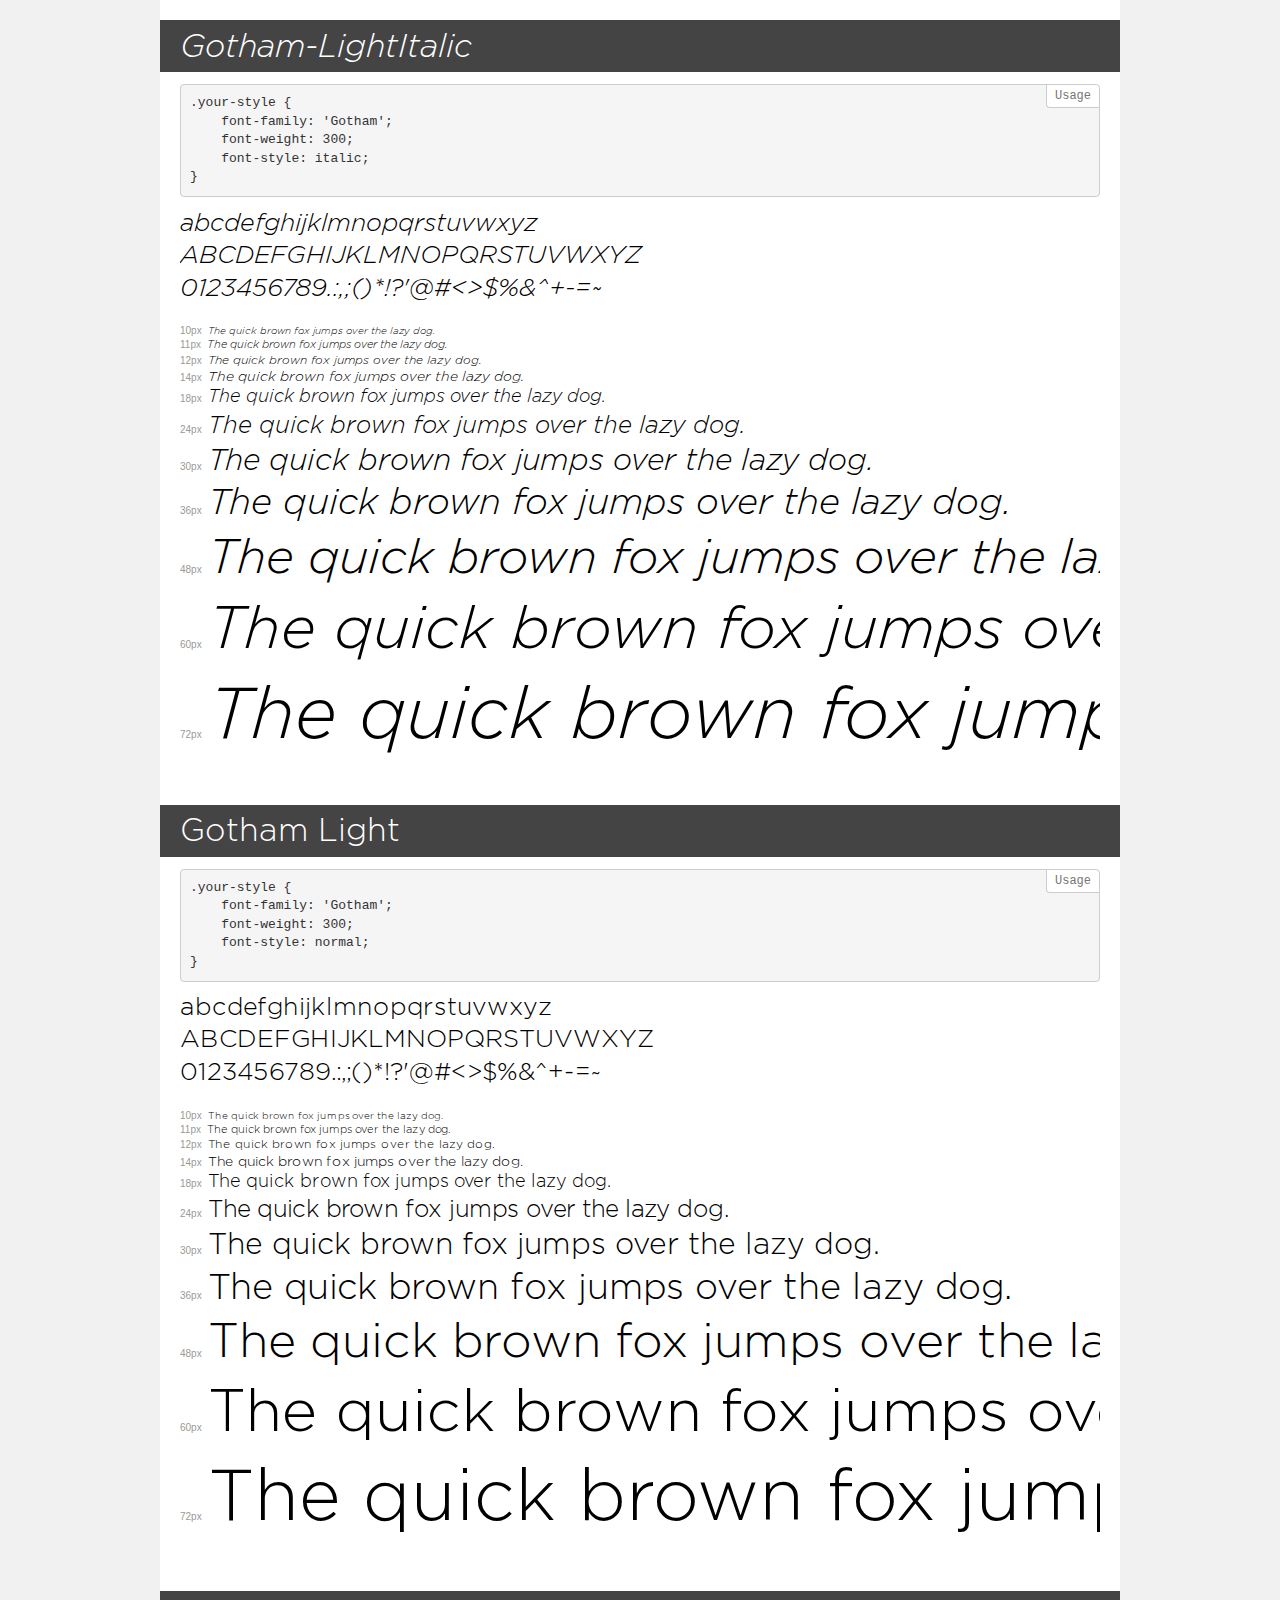
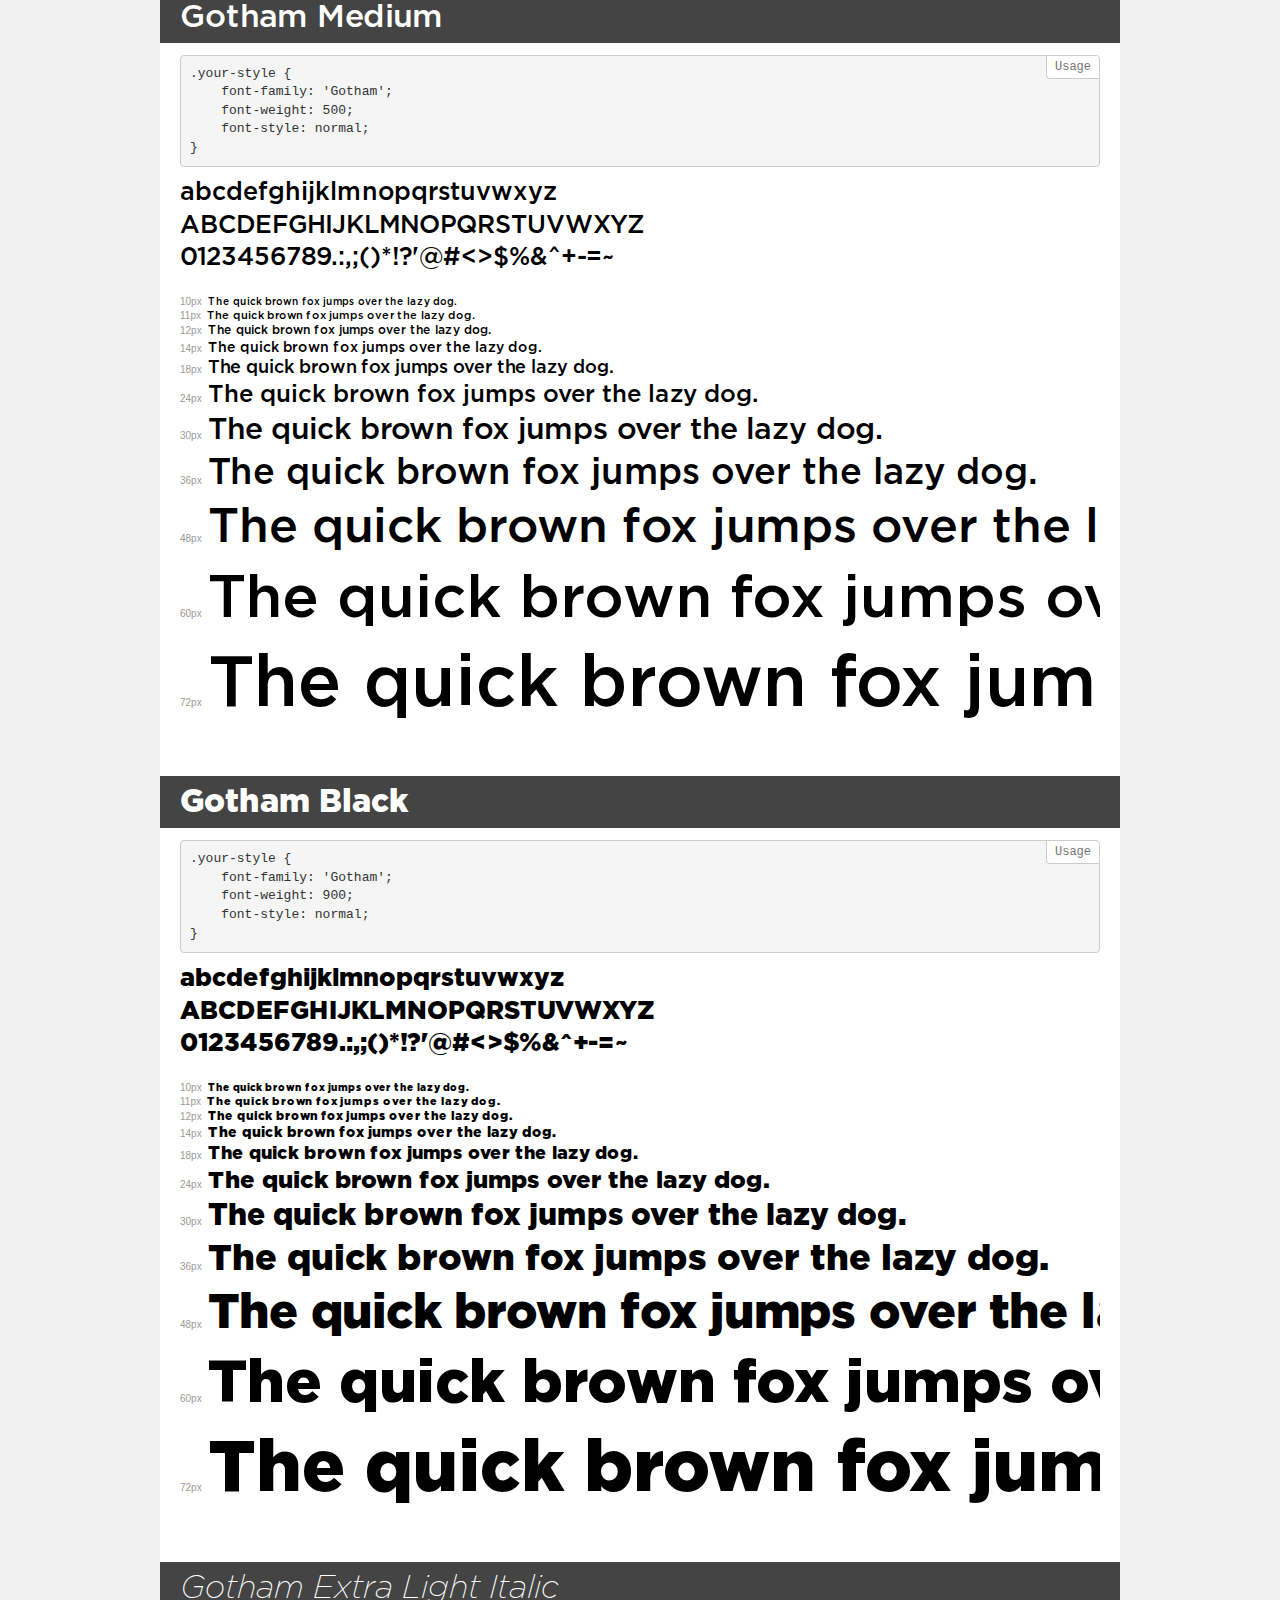
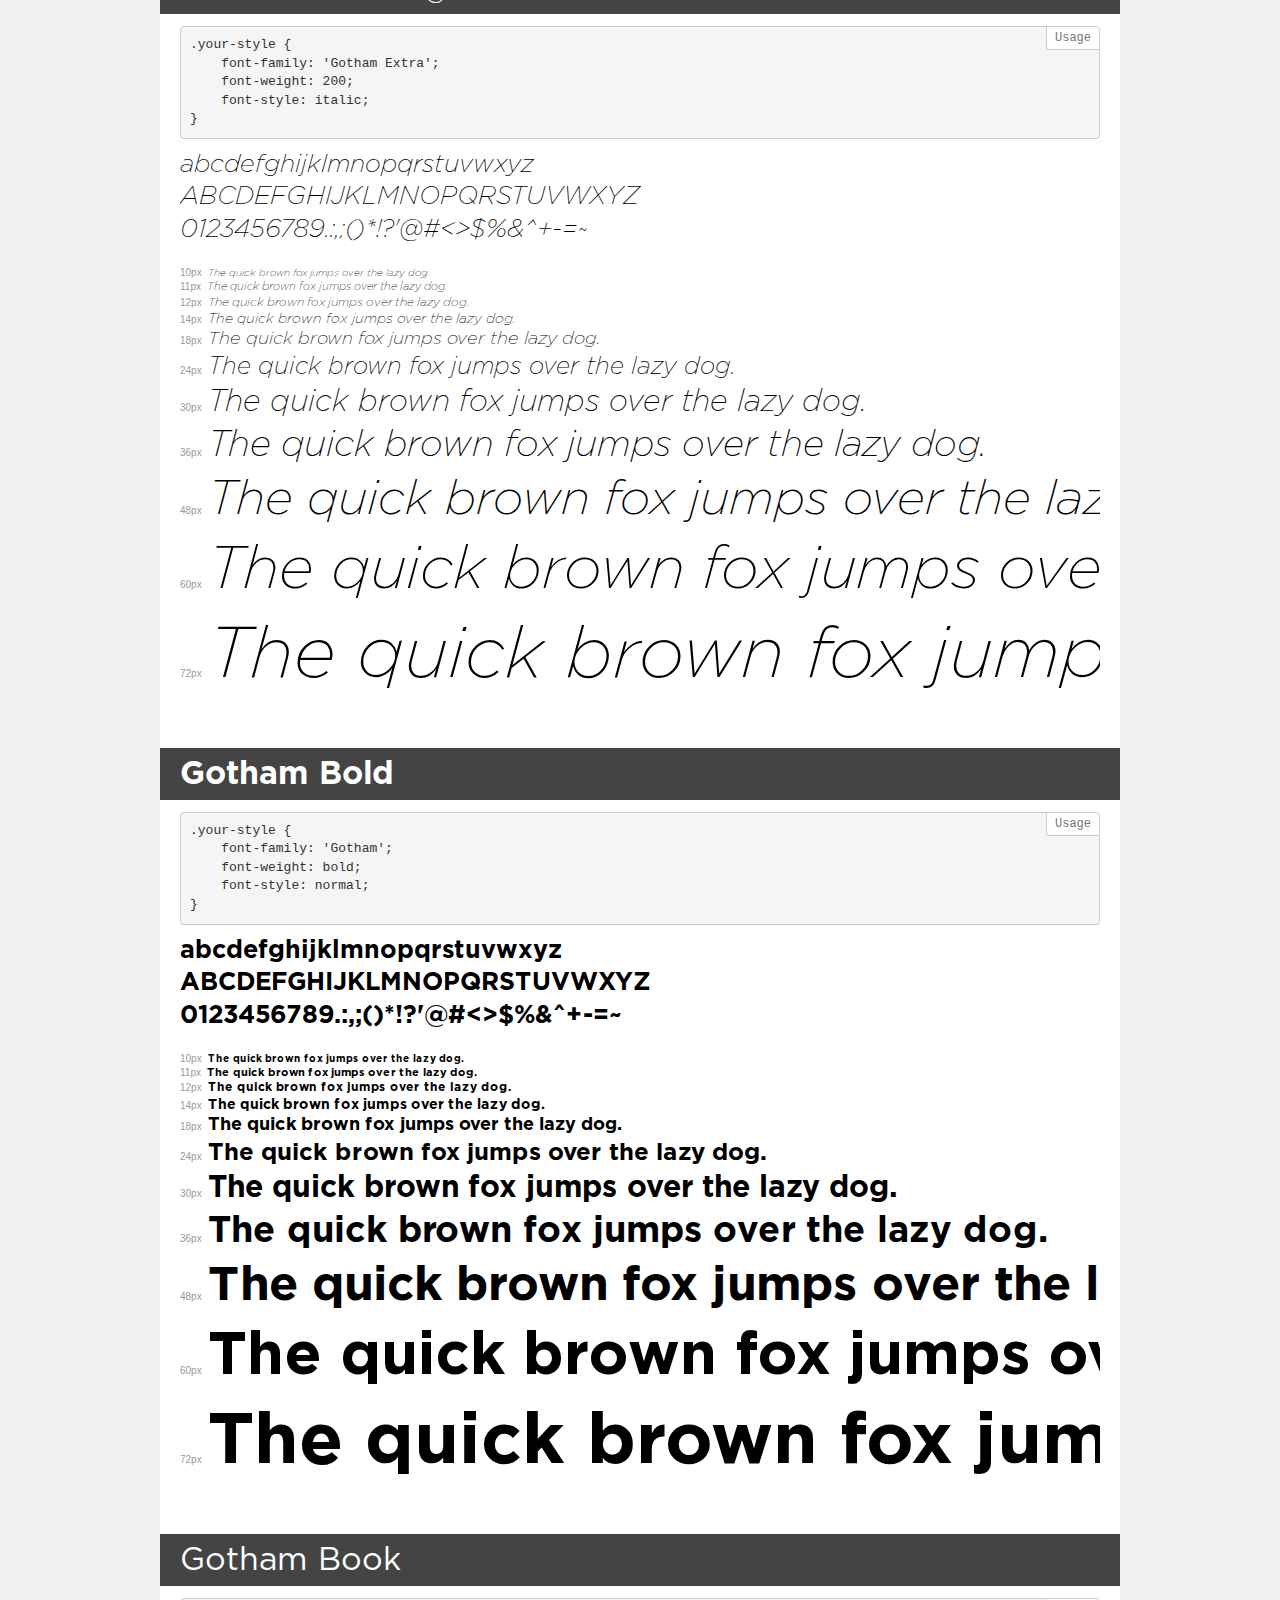
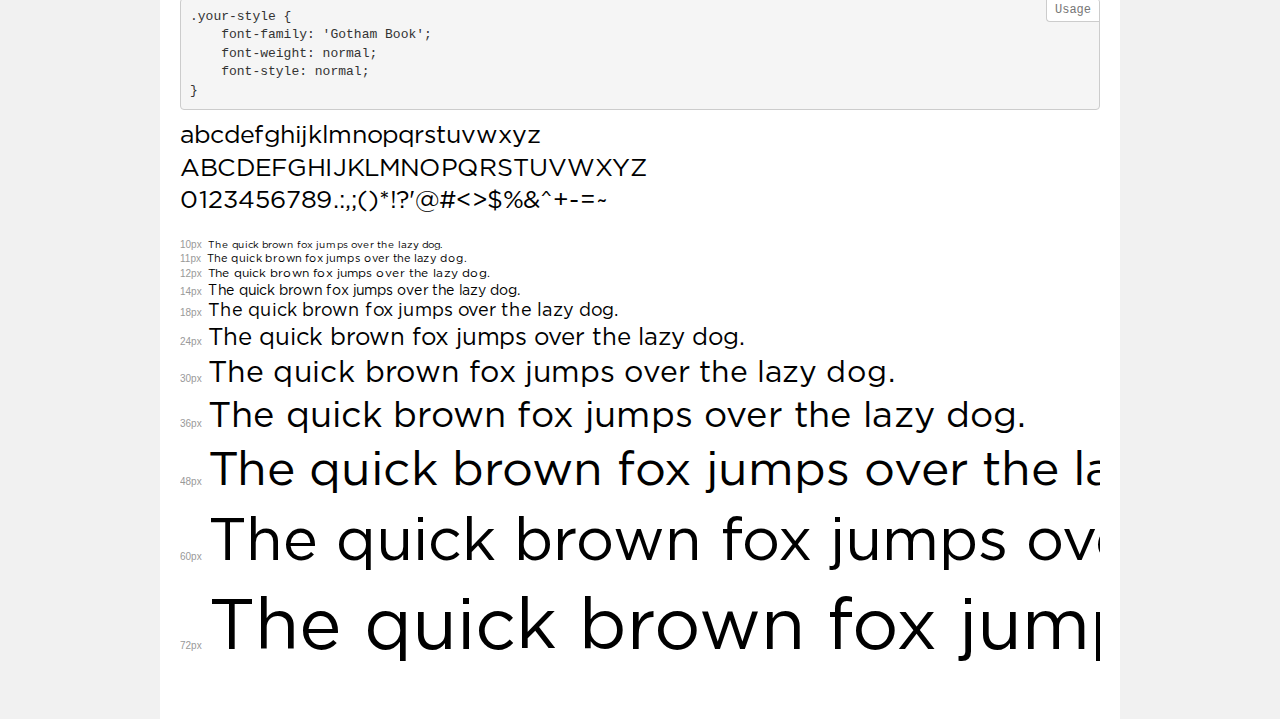
<file: fonts/demo.html>
<!DOCTYPE html>
<html>
<head>
    <meta charset="utf-8">
    <meta http-equiv="X-UA-Compatible" content="IE=edge">
    <meta name="viewport" content="width=device-width, initial-scale=1">
    <meta name="robots" content="noindex, noarchive">
    <meta name="format-detection" content="telephone=no">
    <title>Transfonter demo</title>
    <link href="stylesheet.css" rel="stylesheet">
    <style>
        /*
        http://meyerweb.com/eric/tools/css/reset/
        v2.0 | 20110126
        License: none (public domain)
        */
        html, body, div, span, applet, object, iframe,
        h1, h2, h3, h4, h5, h6, p, blockquote, pre,
        a, abbr, acronym, address, big, cite, code,
        del, dfn, em, img, ins, kbd, q, s, samp,
        small, strike, strong, sub, sup, tt, var,
        b, u, i, center,
        dl, dt, dd, ol, ul, li,
        fieldset, form, label, legend,
        table, caption, tbody, tfoot, thead, tr, th, td,
        article, aside, canvas, details, embed,
        figure, figcaption, footer, header, hgroup,
        menu, nav, output, ruby, section, summary,
        time, mark, audio, video {
            margin: 0;
            padding: 0;
            border: 0;
            font-size: 100%;
            font: inherit;
            vertical-align: baseline;
        }
        /* HTML5 display-role reset for older browsers */
        article, aside, details, figcaption, figure,
        footer, header, hgroup, menu, nav, section {
            display: block;
        }
        body {
            line-height: 1;
        }
        ol, ul {
            list-style: none;
        }
        blockquote, q {
            quotes: none;
        }
        blockquote:before, blockquote:after,
        q:before, q:after {
            content: '';
            content: none;
        }
        table {
            border-collapse: collapse;
            border-spacing: 0;
        }
        /* common styles */
        body {
            background: #f1f1f1;
            color: #000;
        }
        .page {
            background: #fff;
            width: 920px;
            margin: 0 auto;
            padding: 20px 20px 0 20px;
            overflow: hidden;
        }
        .font-container {
            overflow-x: auto;
            overflow-y: hidden;
            margin-bottom: 40px;
            line-height: 1.3;
            white-space: nowrap;
            padding-bottom: 5px;
        }
        h1 {
            position: relative;
            background: #444;
            font-size: 32px;
            color: #fff;
            padding: 10px 20px;
            margin: 0 -20px 12px -20px;
        }
        .letters {
            font-size: 25px;
            margin-bottom: 20px;
        }
        .s10:before {
            content: '10px';
        }
        .s11:before {
            content: '11px';
        }
        .s12:before {
            content: '12px';
        }
        .s14:before {
            content: '14px';
        }
        .s18:before {
            content: '18px';
        }
        .s24:before {
            content: '24px';
        }
        .s30:before {
            content: '30px';
        }
        .s36:before {
            content: '36px';
        }
        .s48:before {
            content: '48px';
        }
        .s60:before {
            content: '60px';
        }
        .s72:before {
            content: '72px';
        }
        .s10:before, .s11:before, .s12:before, .s14:before,
        .s18:before, .s24:before, .s30:before, .s36:before,
        .s48:before, .s60:before, .s72:before {
            font-family: Arial, sans-serif;
            font-size: 10px;
            font-weight: normal;
            font-style: normal;
            color: #999;
            padding-right: 6px;
        }
        pre {
            display: block;
            position: relative;
            padding: 9px;
            margin: 0 0 10px;
            font-family: Monaco, Menlo, Consolas, "Courier New", monospace !important;
            font-size: 13px;
            line-height: 1.428571429;
            color: #333;
            font-weight: normal !important;
            font-style: normal !important;
            background-color: #f5f5f5;
            border: 1px solid #ccc;
            overflow-x: auto;
            border-radius: 4px;
        }
        pre:after {
            display: block;
            position: absolute;
            right: 0;
            top: 0;
            content: 'Usage';
            line-height: 1;
            padding: 5px 8px;
            font-size: 12px;
            color: #767676;
            background-color: #fff;
            border: 1px solid #ccc;
            border-right: none;
            border-top: none;
            border-radius: 0 4px 0 4px;
            z-index: 10;
        }
        /* responsive */
        @media (max-width: 959px) {
            .page {
                width: auto;
                margin: 0;
            }
        }
    </style>
</head>
<body>
<div class="page">
    <div class="demo" style="font-family: 'Gotham'; font-weight: 300; font-style: italic;">
        <h1>Gotham-LightItalic</h1>
        <pre>.your-style {
    font-family: 'Gotham';
    font-weight: 300;
    font-style: italic;
}</pre>
        <div class="font-container">
            <p class="letters">
                abcdefghijklmnopqrstuvwxyz<br>
ABCDEFGHIJKLMNOPQRSTUVWXYZ<br>
                0123456789.:,;()*!?'@#<>$%&^+-=~
            </p>
            <p class="s10" style="font-size: 10px;">The quick brown fox jumps over the lazy dog.</p>
            <p class="s11" style="font-size: 11px;">The quick brown fox jumps over the lazy dog.</p>
            <p class="s12" style="font-size: 12px;">The quick brown fox jumps over the lazy dog.</p>
            <p class="s14" style="font-size: 14px;">The quick brown fox jumps over the lazy dog.</p>
            <p class="s18" style="font-size: 18px;">The quick brown fox jumps over the lazy dog.</p>
            <p class="s24" style="font-size: 24px;">The quick brown fox jumps over the lazy dog.</p>
            <p class="s30" style="font-size: 30px;">The quick brown fox jumps over the lazy dog.</p>
            <p class="s36" style="font-size: 36px;">The quick brown fox jumps over the lazy dog.</p>
            <p class="s48" style="font-size: 48px;">The quick brown fox jumps over the lazy dog.</p>
            <p class="s60" style="font-size: 60px;">The quick brown fox jumps over the lazy dog.</p>
            <p class="s72" style="font-size: 72px;">The quick brown fox jumps over the lazy dog.</p>
        </div>
    </div>
    <div class="demo" style="font-family: 'Gotham'; font-weight: 300; font-style: normal;">
        <h1>Gotham Light</h1>
        <pre>.your-style {
    font-family: 'Gotham';
    font-weight: 300;
    font-style: normal;
}</pre>
        <div class="font-container">
            <p class="letters">
                abcdefghijklmnopqrstuvwxyz<br>
ABCDEFGHIJKLMNOPQRSTUVWXYZ<br>
                0123456789.:,;()*!?'@#<>$%&^+-=~
            </p>
            <p class="s10" style="font-size: 10px;">The quick brown fox jumps over the lazy dog.</p>
            <p class="s11" style="font-size: 11px;">The quick brown fox jumps over the lazy dog.</p>
            <p class="s12" style="font-size: 12px;">The quick brown fox jumps over the lazy dog.</p>
            <p class="s14" style="font-size: 14px;">The quick brown fox jumps over the lazy dog.</p>
            <p class="s18" style="font-size: 18px;">The quick brown fox jumps over the lazy dog.</p>
            <p class="s24" style="font-size: 24px;">The quick brown fox jumps over the lazy dog.</p>
            <p class="s30" style="font-size: 30px;">The quick brown fox jumps over the lazy dog.</p>
            <p class="s36" style="font-size: 36px;">The quick brown fox jumps over the lazy dog.</p>
            <p class="s48" style="font-size: 48px;">The quick brown fox jumps over the lazy dog.</p>
            <p class="s60" style="font-size: 60px;">The quick brown fox jumps over the lazy dog.</p>
            <p class="s72" style="font-size: 72px;">The quick brown fox jumps over the lazy dog.</p>
        </div>
    </div>
    <div class="demo" style="font-family: 'Gotham'; font-weight: 500; font-style: normal;">
        <h1>Gotham Medium</h1>
        <pre>.your-style {
    font-family: 'Gotham';
    font-weight: 500;
    font-style: normal;
}</pre>
        <div class="font-container">
            <p class="letters">
                abcdefghijklmnopqrstuvwxyz<br>
ABCDEFGHIJKLMNOPQRSTUVWXYZ<br>
                0123456789.:,;()*!?'@#<>$%&^+-=~
            </p>
            <p class="s10" style="font-size: 10px;">The quick brown fox jumps over the lazy dog.</p>
            <p class="s11" style="font-size: 11px;">The quick brown fox jumps over the lazy dog.</p>
            <p class="s12" style="font-size: 12px;">The quick brown fox jumps over the lazy dog.</p>
            <p class="s14" style="font-size: 14px;">The quick brown fox jumps over the lazy dog.</p>
            <p class="s18" style="font-size: 18px;">The quick brown fox jumps over the lazy dog.</p>
            <p class="s24" style="font-size: 24px;">The quick brown fox jumps over the lazy dog.</p>
            <p class="s30" style="font-size: 30px;">The quick brown fox jumps over the lazy dog.</p>
            <p class="s36" style="font-size: 36px;">The quick brown fox jumps over the lazy dog.</p>
            <p class="s48" style="font-size: 48px;">The quick brown fox jumps over the lazy dog.</p>
            <p class="s60" style="font-size: 60px;">The quick brown fox jumps over the lazy dog.</p>
            <p class="s72" style="font-size: 72px;">The quick brown fox jumps over the lazy dog.</p>
        </div>
    </div>
    <div class="demo" style="font-family: 'Gotham'; font-weight: 900; font-style: normal;">
        <h1>Gotham Black</h1>
        <pre>.your-style {
    font-family: 'Gotham';
    font-weight: 900;
    font-style: normal;
}</pre>
        <div class="font-container">
            <p class="letters">
                abcdefghijklmnopqrstuvwxyz<br>
ABCDEFGHIJKLMNOPQRSTUVWXYZ<br>
                0123456789.:,;()*!?'@#<>$%&^+-=~
            </p>
            <p class="s10" style="font-size: 10px;">The quick brown fox jumps over the lazy dog.</p>
            <p class="s11" style="font-size: 11px;">The quick brown fox jumps over the lazy dog.</p>
            <p class="s12" style="font-size: 12px;">The quick brown fox jumps over the lazy dog.</p>
            <p class="s14" style="font-size: 14px;">The quick brown fox jumps over the lazy dog.</p>
            <p class="s18" style="font-size: 18px;">The quick brown fox jumps over the lazy dog.</p>
            <p class="s24" style="font-size: 24px;">The quick brown fox jumps over the lazy dog.</p>
            <p class="s30" style="font-size: 30px;">The quick brown fox jumps over the lazy dog.</p>
            <p class="s36" style="font-size: 36px;">The quick brown fox jumps over the lazy dog.</p>
            <p class="s48" style="font-size: 48px;">The quick brown fox jumps over the lazy dog.</p>
            <p class="s60" style="font-size: 60px;">The quick brown fox jumps over the lazy dog.</p>
            <p class="s72" style="font-size: 72px;">The quick brown fox jumps over the lazy dog.</p>
        </div>
    </div>
    <div class="demo" style="font-family: 'Gotham Extra'; font-weight: 200; font-style: italic;">
        <h1>Gotham Extra Light Italic</h1>
        <pre>.your-style {
    font-family: 'Gotham Extra';
    font-weight: 200;
    font-style: italic;
}</pre>
        <div class="font-container">
            <p class="letters">
                abcdefghijklmnopqrstuvwxyz<br>
ABCDEFGHIJKLMNOPQRSTUVWXYZ<br>
                0123456789.:,;()*!?'@#<>$%&^+-=~
            </p>
            <p class="s10" style="font-size: 10px;">The quick brown fox jumps over the lazy dog.</p>
            <p class="s11" style="font-size: 11px;">The quick brown fox jumps over the lazy dog.</p>
            <p class="s12" style="font-size: 12px;">The quick brown fox jumps over the lazy dog.</p>
            <p class="s14" style="font-size: 14px;">The quick brown fox jumps over the lazy dog.</p>
            <p class="s18" style="font-size: 18px;">The quick brown fox jumps over the lazy dog.</p>
            <p class="s24" style="font-size: 24px;">The quick brown fox jumps over the lazy dog.</p>
            <p class="s30" style="font-size: 30px;">The quick brown fox jumps over the lazy dog.</p>
            <p class="s36" style="font-size: 36px;">The quick brown fox jumps over the lazy dog.</p>
            <p class="s48" style="font-size: 48px;">The quick brown fox jumps over the lazy dog.</p>
            <p class="s60" style="font-size: 60px;">The quick brown fox jumps over the lazy dog.</p>
            <p class="s72" style="font-size: 72px;">The quick brown fox jumps over the lazy dog.</p>
        </div>
    </div>
    <div class="demo" style="font-family: 'Gotham'; font-weight: bold; font-style: normal;">
        <h1>Gotham Bold</h1>
        <pre>.your-style {
    font-family: 'Gotham';
    font-weight: bold;
    font-style: normal;
}</pre>
        <div class="font-container">
            <p class="letters">
                abcdefghijklmnopqrstuvwxyz<br>
ABCDEFGHIJKLMNOPQRSTUVWXYZ<br>
                0123456789.:,;()*!?'@#<>$%&^+-=~
            </p>
            <p class="s10" style="font-size: 10px;">The quick brown fox jumps over the lazy dog.</p>
            <p class="s11" style="font-size: 11px;">The quick brown fox jumps over the lazy dog.</p>
            <p class="s12" style="font-size: 12px;">The quick brown fox jumps over the lazy dog.</p>
            <p class="s14" style="font-size: 14px;">The quick brown fox jumps over the lazy dog.</p>
            <p class="s18" style="font-size: 18px;">The quick brown fox jumps over the lazy dog.</p>
            <p class="s24" style="font-size: 24px;">The quick brown fox jumps over the lazy dog.</p>
            <p class="s30" style="font-size: 30px;">The quick brown fox jumps over the lazy dog.</p>
            <p class="s36" style="font-size: 36px;">The quick brown fox jumps over the lazy dog.</p>
            <p class="s48" style="font-size: 48px;">The quick brown fox jumps over the lazy dog.</p>
            <p class="s60" style="font-size: 60px;">The quick brown fox jumps over the lazy dog.</p>
            <p class="s72" style="font-size: 72px;">The quick brown fox jumps over the lazy dog.</p>
        </div>
    </div>
    <div class="demo" style="font-family: 'Gotham Book'; font-weight: normal; font-style: normal;">
        <h1>Gotham Book</h1>
        <pre>.your-style {
    font-family: 'Gotham Book';
    font-weight: normal;
    font-style: normal;
}</pre>
        <div class="font-container">
            <p class="letters">
                abcdefghijklmnopqrstuvwxyz<br>
ABCDEFGHIJKLMNOPQRSTUVWXYZ<br>
                0123456789.:,;()*!?'@#<>$%&^+-=~
            </p>
            <p class="s10" style="font-size: 10px;">The quick brown fox jumps over the lazy dog.</p>
            <p class="s11" style="font-size: 11px;">The quick brown fox jumps over the lazy dog.</p>
            <p class="s12" style="font-size: 12px;">The quick brown fox jumps over the lazy dog.</p>
            <p class="s14" style="font-size: 14px;">The quick brown fox jumps over the lazy dog.</p>
            <p class="s18" style="font-size: 18px;">The quick brown fox jumps over the lazy dog.</p>
            <p class="s24" style="font-size: 24px;">The quick brown fox jumps over the lazy dog.</p>
            <p class="s30" style="font-size: 30px;">The quick brown fox jumps over the lazy dog.</p>
            <p class="s36" style="font-size: 36px;">The quick brown fox jumps over the lazy dog.</p>
            <p class="s48" style="font-size: 48px;">The quick brown fox jumps over the lazy dog.</p>
            <p class="s60" style="font-size: 60px;">The quick brown fox jumps over the lazy dog.</p>
            <p class="s72" style="font-size: 72px;">The quick brown fox jumps over the lazy dog.</p>
        </div>
    </div>
</div>
</body>
</html>
</file>
<file: fonts/stylesheet.css>
@font-face {
    font-family: 'Gotham';
    src: url('Gotham-LightItalic.eot');
    src: url('Gotham-LightItalic.eot?#iefix') format('embedded-opentype'),
        url('Gotham-LightItalic.woff2') format('woff2'),
        url('Gotham-LightItalic.woff') format('woff'),
        url('Gotham-LightItalic.ttf') format('truetype'),
        url('Gotham-LightItalic.svg#Gotham-LightItalic') format('svg');
    font-weight: 300;
    font-style: italic;
}

@font-face {
    font-family: 'Gotham';
    src: url('Gotham-Light.eot');
    src: url('Gotham-Light.eot?#iefix') format('embedded-opentype'),
        url('Gotham-Light.woff2') format('woff2'),
        url('Gotham-Light.woff') format('woff'),
        url('Gotham-Light.ttf') format('truetype'),
        url('Gotham-Light.svg#Gotham-Light') format('svg');
    font-weight: 300;
    font-style: normal;
}

@font-face {
    font-family: 'Gotham';
    src: url('Gotham-Medium.eot');
    src: url('Gotham-Medium.eot?#iefix') format('embedded-opentype'),
        url('Gotham-Medium.woff2') format('woff2'),
        url('Gotham-Medium.woff') format('woff'),
        url('Gotham-Medium.ttf') format('truetype'),
        url('Gotham-Medium.svg#Gotham-Medium') format('svg');
    font-weight: 500;
    font-style: normal;
}

@font-face {
    font-family: 'Gotham';
    src: url('Gotham-Black.eot');
    src: url('Gotham-Black.eot?#iefix') format('embedded-opentype'),
        url('Gotham-Black.woff2') format('woff2'),
        url('Gotham-Black.woff') format('woff'),
        url('Gotham-Black.ttf') format('truetype'),
        url('Gotham-Black.svg#Gotham-Black') format('svg');
    font-weight: 900;
    font-style: normal;
}

@font-face {
    font-family: 'Gotham Extra';
    src: url('Gotham-ExtraLightItalic.eot');
    src: url('Gotham-ExtraLightItalic.eot?#iefix') format('embedded-opentype'),
        url('Gotham-ExtraLightItalic.woff2') format('woff2'),
        url('Gotham-ExtraLightItalic.woff') format('woff'),
        url('Gotham-ExtraLightItalic.ttf') format('truetype'),
        url('Gotham-ExtraLightItalic.svg#Gotham-ExtraLightItalic') format('svg');
    font-weight: 200;
    font-style: italic;
}

@font-face {
    font-family: 'Gotham';
    src: url('Gotham-Bold.eot');
    src: url('Gotham-Bold.eot?#iefix') format('embedded-opentype'),
        url('Gotham-Bold.woff2') format('woff2'),
        url('Gotham-Bold.woff') format('woff'),
        url('Gotham-Bold.ttf') format('truetype'),
        url('Gotham-Bold.svg#Gotham-Bold') format('svg');
    font-weight: bold;
    font-style: normal;
}

@font-face {
    font-family: 'Gotham Book';
    src: url('Gotham-Book.eot');
    src: url('Gotham-Book.eot?#iefix') format('embedded-opentype'),
        url('Gotham-Book.woff2') format('woff2'),
        url('Gotham-Book.woff') format('woff'),
        url('Gotham-Book.ttf') format('truetype'),
        url('Gotham-Book.svg#Gotham-Book') format('svg');
    font-weight: normal;
    font-style: normal;
}

@font-face {
    font-family: 'Soria';
    src: url('Soria-Soria.eot');
    src: url('Soria-Soria.eot?#iefix') format('embedded-opentype'),
        url('Soria-Soria.woff2') format('woff2'),
        url('Soria-Soria.woff') format('woff'),
        url('Soria-Soria.ttf') format('truetype'),
        url('Soria-Soria.svg#Soria-Soria') format('svg');
    font-weight: normal;
    font-style: normal;
}

@font-face {
    font-family: 'Futura BT';
    src: url('FuturaBT-Bold.eot');
    src: url('FuturaBT-Bold.eot?#iefix') format('embedded-opentype'),
        url('FuturaBT-Bold.woff2') format('woff2'),
        url('FuturaBT-Bold.woff') format('woff'),
        url('FuturaBT-Bold.ttf') format('truetype'),
        url('FuturaBT-Bold.svg#FuturaBT-Bold') format('svg');
    font-weight: bold;
    font-style: normal;
}
@font-face {
    font-family: 'Futura Md BT';
    src: url('FuturaBT-Medium.eot');
    src: url('FuturaBT-Medium.eot?#iefix') format('embedded-opentype'),
        url('FuturaBT-Medium.woff2') format('woff2'),
        url('FuturaBT-Medium.woff') format('woff'),
        url('FuturaBT-Medium.ttf') format('truetype'),
        url('FuturaBT-Medium.svg#FuturaBT-Medium') format('svg');
    font-weight: 500;
    font-style: normal;
}
@font-face {
    font-family: 'Futura Bk BT';
    src: url('FuturaBT-Book.eot');
    src: url('FuturaBT-Book.eot?#iefix') format('embedded-opentype'),
        url('FuturaBT-Book.woff2') format('woff2'),
        url('FuturaBT-Book.woff') format('woff'),
        url('FuturaBT-Book.ttf') format('truetype'),
        url('FuturaBT-Book.svg#FuturaBT-Book') format('svg');
    font-weight: normal;
    font-style: normal;
}
</file>
<file: css/style.css>
/*
Theme Name: Tile Mart
Theme URI: 
Author: Tile Mart
Author URI: http://wordpress.org/
Description: description 
Version: 1.0
License: GNU General Public License v2 or later
License URI: http://www.gnu.org/licenses/gpl-2.0.html
Tags: black, brown, orange, tan, white, yellow, light, one-column, two-columns, right-sidebar, flexible-width, custom-header, custom-menu, editor-style, featured-images, microformats, post-formats, rtl-language-support, sticky-post, translation-ready
Text Domain: tilemart
*/

html,
body {
    margin: 0px;
    padding: 0;
    height: 100%;
}

body {
    margin: 0px;
    font-size: 18px;
    color: #101010;
    direction: ltr;
    font-family: 'Gotham';
    background: #fff;
    font-weight: 300;

}

h1,
h2,
h3,
h4,
h5,
h6,
p,
pre,
form,
input,
ul,
li {
    padding: 0px;
    margin: 0px;
}


::selection {
    background: #3777bb;
    color: #fff;
}

::-moz-selection {
    background: #3777bb;
    color: #fff;
}

ul,
ol,
li {
    list-style: none;
}

input,
select,
textarea {
    outline: none;
}

a {
    text-decoration: none;
    outline: none;
    color:#101010;
    transition: color 0.8s;
}
a:hover { color:#00a2ff; }
a:hover,
a:focus {
    text-decoration: none;
    outline: none;
}

a img {
    border: 0px;
    outline: none;
}

.clear {
    clear: both;
    font-size: 0px;
    height: 0px;
    line-height: 0px;
}

td {
    padding: 0;
}

.clearfix::before,
.clearfix::after {
    content: "\0020";
    display: block;
    height: 0;
    overflow: hidden;
}

.clearfix::after {
    clear: both;
}
.btn.focus, .btn:focus, button:focus {
    outline: 0;
    box-shadow:none;
}


/* ----- Header Style ----- */
header { position: relative; -webkit-box-shadow: 0px 0px 20px 0px rgba(0,0,0,0.5);
-moz-box-shadow: 0px 0px 20px 0px rgba(0,0,0,0.5);
box-shadow: 0px 0px 20px 0px rgba(0,0,0,0.5); }
header ul li a { font-size: 16px; font-weight: 500; padding:.5rem 1rem !important; }
.user_icon { background-color: #00a2ff; border-radius: 30px; line-height: 35px; color:#fff; width:35px; height: 35px; display: inline-block; margin-left: 15px; text-align: center; }
.navbar-toggler .navbar-toggler-icon {
background-image: url("data:image/svg+xml;charset=utf8,%3Csvg viewBox='0 0 30 30' xmlns='http://www.w3.org/2000/svg'%3E%3Cpath stroke='rgba(0, 0, 0, 0.5)' stroke-width='2' stroke-linecap='round' stroke-miterlimit='10' d='M4 7h22M4 15h22M4 23h22'/%3E%3C/svg%3E");
}
.navbar .fa-user-o { font-size:18px; line-height: 35px;  }

.banner { background:url('../images/banner-bg.png') center top no-repeat; background-size: cover; padding:60px 0 80px 0; }
.banner h1 { font-size:55px; }
.banner h4 { line-height: 35px; }
.blue-btn { background:#00a2ff; padding:10px 20px; border:0; font-size:18px; border-radius: 7px; text-transform: uppercase; }
.blue-btn:hover { background:#101010; }
.blue-btn:active { background-color:#101010 !important; border-color:#101010 !important; box-shadow:0 0 0 0.2rem rgba(1,1,1,.5) !important; }
.banner-text { padding: 3rem 0; }
.banner_img img {  margin-bottom: -80px; }
.divider { width:200px; height: 3px; background:#ffd85b; margin:0px auto; }
.m-heading { font-size:45px; margin-bottom: 15px; text-transform: lowercase; }
.s-heading { font-size: 40px; font-family: 'Soria'; line-height: 32px; }
.p-8 { padding:80px 0; }

.modal-content .close { position: absolute; right: -10px; background: #ffd85b; border-radius: 30px; -webkit-box-shadow: 0px 0px 14px -4px rgba(0,0,0,0.20); -moz-box-shadow: 0px 0px 14px -4px rgba(0,0,0,0.20); box-shadow: 0px 0px 14px -4px rgba(0,0,0,0.20); height: 30px; width: 30px; font-size: 28px; opacity: 1; top:-14px; text-align: center; }
.grey-bg { background-color: #f2f2f2; }
.video_icon { background:#fff; border:16px solid #facb33; border-radius:100px; height: 170px; width:170px; line-height: 170px; text-align: center; display: block; position: absolute; top:50%; transform: translateY(-50%); left:0; right:0; margin:0px auto;}
.video_icon .fa-play { font-size:90px; color:#facb33; margin-left: 18px; margin-top:25px;}
.col-description { margin-left: 25px; }
.col-description h4, .ourMission h4 { margin-bottom: 12px; font-size:26px;}
.col-description p { margin-bottom: 12px; }
.col-description a, .ourMission a { color:#f8b431; font-weight: 600;}
.col-description a:hover { color:#00a2ff; }
.ourMission a:hover { color:#00a2ff; }

.greyBg { background-color: #f2f2f2; } 
.blueTitle { color:#00a2ff; font-size:45px; }
.futuraTitle { font-size:40px;  font-family: 'Futura Bk BT';}
.futuraTitle span { font-family: 'Futura BT'; }
.InnerpageContent p { font-size:22px; }
.lightGreyBg { background-color: #e3e4e4; }
.imgTitle { color:#00a2ff; font-size:27px; text-transform: uppercase; }
.GreyBgTitle { font-family: 'Futura BT'; font-size:30px; }

.roundedImg { width:328px; height: 328px; margin:0px auto; border-radius: 50%; }
.roundedImg img { width:100%; }

footer ul li { margin:0px 15px; display: inline-block;}
footer ul li a { font-size:16px; font-weight: 500;  }
footer p { font-size:14px; margin:14px 0; }
footer .socialLinks li { margin:0px 10px; }
footer .socialLinks li a { color:#f8b431; }

@media (max-width:1200px) {
 .banner-text { padding: 0; }
 .navbar .navbar-nav.ml-5 { margin-left:0 !important; }
}
@media (max-width:991px) {
  .banner h1 { font-size:42px; }
  .banner h4 { font-size:18px; }
  .video_icon { width:100px; height: 100px; line-height: 100px; border:6px solid #facb33; }
  .video_icon .fa-play { font-size:50px; margin-top:18px; margin-left: 10px;}
  .navbar-toggler { position: absolute; right:0; top:12px; }
  .UserName { position: absolute; right:70px; top:8px; }
  .m-heading { font-size:34px; }
  .s-heading { font-size:32px; }
  .navbar-collapse { background:#101010; }
  .navbar-collapse li a{ color:#fff !important; }
  .navbar-nav.align-items-center { align-items: initial !important; }
  .navbar-collapse li:hover { background:#00a2ff; }
  }
@media (max-width:767px) {
  .banner_img img { margin-top:30px; }
  .blueTitle { font-size:28px; }
  .futuraTitle { font-size:28px; }
  .InnerpageContent p { font-size:18px; }
  .roundedImg { width:200px; height: 200px; margin:0px auto; border-radius: 50%; } 
}
@media (max-width:600px) {
  .banner h1 { font-size:33px; }
  }
@media (max-width:480px) {
  .m-heading { font-size:26px; }
  .s-heading{ font-size:28px; }
  .col-description h4, .ourMission h4 { font-size:20px; }
  .video_icon { width:70px; height: 70px; line-height: 70px; }
  .video_icon .fa-play { font-size:30px; margin-top:0px; margin-left: 8px; }
  .UserName h6 { font-size:0px; }
}
</file>
